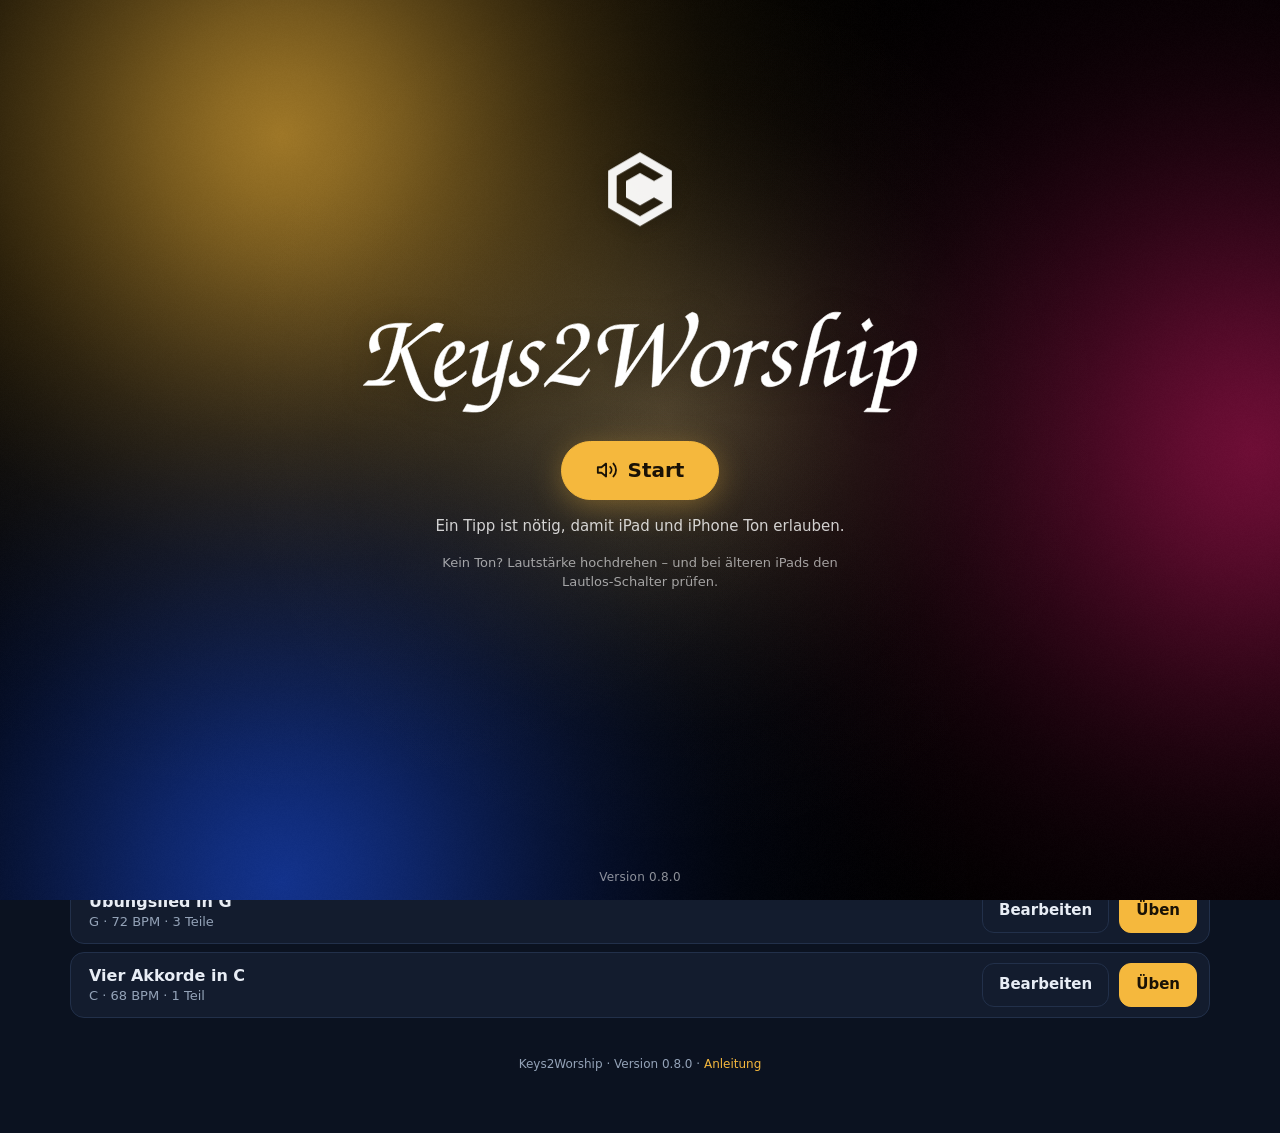
<file: index.html>
<!doctype html>
<html lang="de">
<head>
  <meta charset="utf-8">
  <meta name="viewport" content="width=device-width, initial-scale=1, viewport-fit=cover, user-scalable=no">
  <meta name="theme-color" content="#0B1220">
  <meta name="apple-mobile-web-app-capable" content="yes">
  <meta name="mobile-web-app-capable" content="yes">
  <meta name="apple-mobile-web-app-status-bar-style" content="black-translucent">
  <meta name="apple-mobile-web-app-title" content="Keys2Worship">
  <meta name="description" content="Klavier lernen für Lobpreis: Fingersätze, kurze Akkordwechsel, Metronom.">
  <title>Keys2Worship</title>
  <link rel="manifest" href="manifest.webmanifest">
  <link rel="icon" href="icons/icon.svg" type="image/svg+xml">
  <link rel="apple-touch-icon" href="icons/apple-touch-icon.png">
  <link rel="stylesheet" href="css/app.css">
</head>
<body>
  <!-- Startet die App nicht (z. B. in einem anderen Browser), wird der Grund sichtbar statt eines schwarzen Bilds -->
  <script>
    (function () {
      var errs = [];
      function rec(m) { errs.push(String(m).slice(0, 300)); }
      window.addEventListener('error', function (e) { rec((e.message || 'Fehler') + (e.filename ? ' (' + e.filename.split('/').pop() + ':' + e.lineno + ')' : '')); });
      window.addEventListener('unhandledrejection', function (e) { rec('Promise: ' + (e.reason && (e.reason.message || e.reason))); });
      setTimeout(function () {
        if (window.__k2wStarted) return;
        var d = document.createElement('div');
        d.id = 'bootError';
        d.style.cssText = 'position:fixed;inset:0;z-index:9999;background:#fff;color:#111;padding:32px 24px;font:16px/1.5 -apple-system,system-ui,sans-serif;overflow:auto';
        d.innerHTML = '<h2>Keys2Worship startet nicht</h2><p>Bitte ein Bildschirmfoto davon schicken.</p>' +
          '<pre></pre><p><a href="diagnose.html">Diagnose öffnen</a> · <a href="./" onclick="location.reload();return false">Neu laden</a></p>';
        d.querySelector('pre').textContent = (errs.length ? errs.join('\n') : 'Keine Fehlermeldung – vermutlich werden JavaScript-Module nicht ausgeführt.') + '\n\n' + navigator.userAgent;
        document.body.appendChild(d);
      }, 5000);
    })();
  </script>
  <main id="app" aria-live="off"></main>

  <!-- Start-Bildschirm: Ton freischalten (iPad/iPhone brauchen einen Tipp), Schriftzug, Version -->
  <div id="unlock" role="dialog" aria-modal="true" aria-label="Keys2Worship starten">
    <canvas class="nebel" id="nebel" aria-hidden="true"></canvas>
    <img id="charaLogo" src="icons/chara-logo.svg" alt="Gemeinschaft Chara">
    <svg class="hello" viewBox="58 -708 5194 986" aria-label="Keys2Worship" role="img"><g transform="scale(1,-1)"><path class="g" d="M851 -130 840 -48C801 -103 779 -120 745 -120C710 -120 675 -91 646 -38C617 16 603 50 552 193L496 346C653 479 693 505 737 505C755 505 768 502 796 490L833 564C808 574 795 577 777 577C745 577 724 567 678 529L468 357C465 354 453 345 436 332L488 541C517 549 525 554 540 572C495 575 474 576 449 576C370 576 306 565 262 544C187 507 146 448 146 376C146 350 150 335 163 301L245 336C229 375 223 400 223 431C223 501 273 539 366 539C377 539 393 538 414 536L384 413C353 288 339 236 323 190C284 79 247 43 170 43H132L88 0H225C313 0 315 1 383 43H262C384 165 400 191 432 316C434 309 437 302 439 294C445 277 445 276 457 239L475 179C518 39 548 -30 584 -71C628 -121 689 -147 763 -147C796 -147 814 -144 851 -130Z" transform="translate(0 0)"/><path class="g" d="M382 106V135C345 105 274 44 223 44C167 44 162 104 163 143C186 154 284 228 304 243C341 273 368 305 368 352C368 385 348 410 311 410C275 410 244 392 208 364C120 296 89 184 89 90C89 29 114 -14 175 -14C252 -14 341 65 382 106ZM294 324C294 252 212 211 164 174C168 224 206 366 263 366C285 366 294 346 294 324Z" transform="translate(660 0)"/><path class="g" d="M473 415 445 400 410 383C405 380 397 377 388 372L327 129C227 67 222 64 205 64C192 64 183 78 183 96C183 118 192 164 211 235C236 334 250 390 250 399C250 406 245 411 239 411C228 411 164 377 80 327L77 300C124 324 135 329 146 329C156 329 161 323 161 314C161 296 154 266 130 178C106 91 101 69 101 43C101 11 116 -13 136 -13C155 -13 235 35 324 99C286 -84 286 -84 274 -121C258 -172 226 -191 161 -191C132 -191 110 -187 51 -173L11 -241C42 -245 86 -248 121 -248C191 -248 231 -229 288 -168C346 -106 350 -95 385 68C420 229 439 304 473 415Z" transform="translate(1000 0)"/><path class="g" d="M377 377C357 401 338 411 310 411C237 411 143 324 143 258C143 227 159 203 197 176C247 141 254 132 254 107C254 71 208 29 169 29C147 29 130 41 120 63C113 78 111 93 110 127C99 119 91 114 87 111C79 106 70 101 61 95C61 95 53 90 43 83C42 74 41 66 41 60C41 17 71 -13 115 -13C146 -13 189 0 221 18C280 52 316 103 316 153C316 190 309 198 253 233C219 255 205 274 205 300C205 334 234 364 268 364C291 364 308 353 330 325C364 358 364 358 377 377Z" transform="translate(1400 0)"/><path class="g" d="M469 134 461 157C397 76 390 69 363 69C358 69 351 70 342 72L163 101L286 215L375 298L425 345C454 389 466 423 466 467C466 531 425 572 363 572C312 572 259 553 218 519C182 491 163 455 163 414C163 406 164 401 166 390L237 382C228 409 225 423 225 441C225 496 258 532 308 532C355 532 389 491 389 434C389 403 379 368 363 343C342 309 317 282 240 210C111 89 96 74 47 12L51 -17C94 30 106 38 131 38C141 38 154 36 170 32C244 15 342 -3 358 -3C366 -3 371 -2 381 2Z" transform="translate(1720 0)"/><path class="g" d="M1035 596C1035 623 1031 639 1020 661C1006 669 1003 670 980 677C952 664 940 657 916 636C943 608 953 582 953 541C953 497 936 442 905 381C866 306 811 231 690 90L695 178L701 319L710 495L715 573L657 550C611 472 437 214 362 112L436 533C457 540 469 547 488 565C294 563 282 563 246 551C160 523 104 454 104 375C104 342 112 314 129 285L204 332C181 367 171 396 171 430C171 471 191 502 228 515C252 524 276 526 351 527L263 -17L328 3L628 444C626 324 615 74 606 -17L670 4C704 56 716 73 780 152C969 384 1035 498 1035 596Z" transform="translate(2160 0)"/><path class="g" d="M449 319C449 373 412 411 359 411C319 411 255 382 196 338C132 290 87 186 87 87C87 26 121 -13 174 -13C202 -13 230 -3 276 21C326 49 359 74 377 98C417 152 449 250 449 319ZM372 265C372 223 358 171 333 122C305 65 269 34 231 34C190 34 164 71 164 128C164 244 237 364 307 364C347 364 372 325 372 265Z" transform="translate(3040 0)"/><path class="g" d="M409 403C390 409 382 411 372 411C354 411 333 402 306 383L247 340C248 348 250 353 250 356C258 389 259 395 259 400C259 406 253 411 246 411C233 411 145 368 84 331L81 304C135 332 141 334 153 334C166 334 172 327 172 313C172 299 162 252 150 209L90 -10L167 19L242 304C276 329 299 339 326 339C348 339 361 331 379 308Z" transform="translate(3440 0)"/><path class="g" d="M377 377C357 401 338 411 310 411C237 411 143 324 143 258C143 227 159 203 197 176C247 141 254 132 254 107C254 71 208 29 169 29C147 29 130 41 120 63C113 78 111 93 110 127C99 119 91 114 87 111C79 106 70 101 61 95C61 95 53 90 43 83C42 74 41 66 41 60C41 17 71 -13 115 -13C146 -13 189 0 221 18C280 52 316 103 316 153C316 190 309 198 253 233C219 255 205 274 205 300C205 334 234 364 268 364C291 364 308 353 330 325C364 358 364 358 377 377Z" transform="translate(3740 0)"/><path class="g" d="M499 99 506 128C421 78 407 71 394 71C385 71 379 81 379 97C379 117 385 146 402 211C434 329 450 390 450 394C450 404 442 411 429 411C408 411 339 373 214 292L248 426C272 524 282 555 295 580C309 608 330 621 357 621C370 621 378 620 417 612L460 673C442 677 434 678 419 678C364 678 335 663 262 599C210 553 202 536 171 404L75 -9L146 20L205 253C215 260 227 267 229 268C298 312 340 334 351 334C358 334 363 327 363 318C363 306 359 287 345 233C314 113 302 55 302 28C302 16 306 4 317 -15C372 13 444 59 499 99Z" transform="translate(4060 0)"/><path class="g" d="M308 90 312 120C263 90 214 65 205 65C194 65 186 77 186 93C186 129 198 167 207 205L238 332C243 353 251 385 251 397C251 405 248 410 239 410C216 410 112 342 82 322L81 293C104 306 140 330 154 330C165 330 166 319 166 310C166 288 144 214 133 168C122 122 104 75 104 30C104 4 114 -12 130 -12C147 -12 165 -3 223 35C239 46 247 52 308 90ZM315 554C297 583 296 586 286 609C285 613 283 618 281 622C275 617 271 614 267 611C240 588 238 587 212 569C220 545 227 533 250 499L283 529C289 533 292 536 315 554Z" transform="translate(4500 0)"/><path class="g" d="M482 331C482 379 461 411 428 411C404 411 370 396 329 366L247 307C250 318 252 329 254 335C263 373 268 394 268 398C268 404 261 411 254 411C244 411 163 368 89 324L83 298C96 303 108 308 112 310C141 323 147 325 155 325C167 325 174 315 174 297C174 261 114 1 58 -211L22 -213L-8 -245L162 -248L209 -247L240 -222L128 -216L176 -3C196 -7 207 -8 224 -8C268 -8 292 1 332 33C383 72 402 90 415 108C450 159 482 266 482 331ZM410 289C410 244 396 188 371 133C344 74 310 44 269 44C244 44 217 52 193 66L230 231L238 267C321 327 351 344 377 344C397 344 410 322 410 289Z" transform="translate(4740 0)"/></g></svg>
    <button class="btn" id="unlockBtn" type="button">
      <svg viewBox="0 0 24 24" width="22" height="22" fill="none" stroke="currentColor" stroke-width="2" stroke-linecap="round" stroke-linejoin="round" aria-hidden="true"><path d="M11 5L6 9H2v6h4l5 4V5z"/><path d="M15.5 8.5a5 5 0 0 1 0 7"/><path d="M19 5a10 10 0 0 1 0 14"/></svg>
      Start
    </button>
    <p>Ein Tipp ist nötig, damit iPad und iPhone Ton erlauben.</p>
    <p class="small-hint">Kein Ton? Lautstärke hochdrehen – und bei älteren iPads den Lautlos-Schalter prüfen.</p>
    <p id="unlockHint" aria-live="polite"></p>
    <div id="unlockVersion"></div>
  </div>
  <dialog id="settings" class="sheet-dlg" aria-label="Einstellungen"></dialog>
  <dialog id="sheet2" class="sheet-dlg" aria-label="Planning Center"></dialog>
  <noscript>Keys2Worship braucht JavaScript.</noscript>
  <script type="module" src="js/app.js"></script>
</body>
</html>
</file>
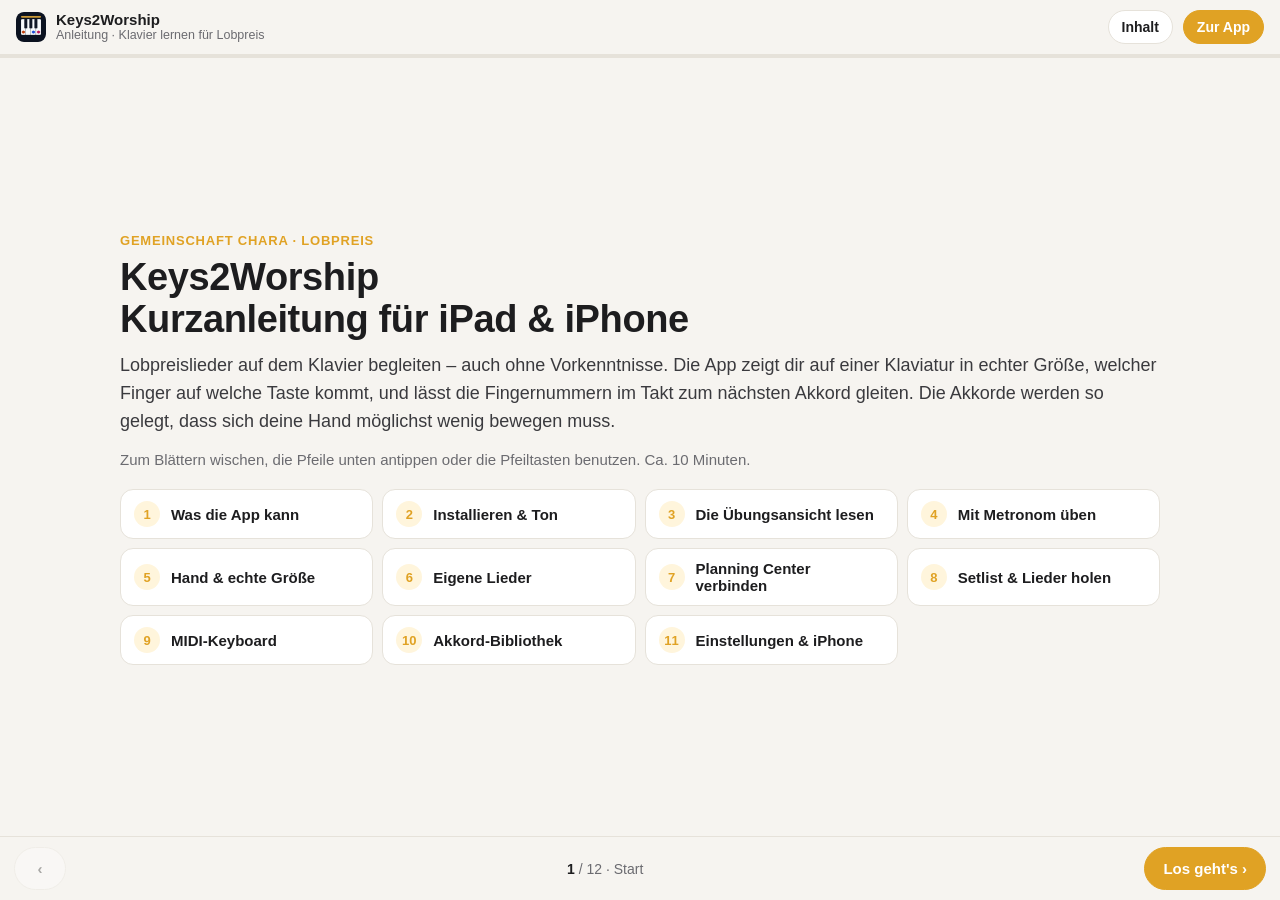
<file: anleitung.html>
<!DOCTYPE html>
<html lang="de">
<head>
<meta charset="utf-8">
<meta name="viewport" content="width=device-width,initial-scale=1,viewport-fit=cover">
<meta name="theme-color" content="#f6f4f0">
<title>Keys2Worship – Anleitung</title>
<link rel="apple-touch-icon" href="icons/apple-touch-icon.png">
<style>
  :root{--bg:#f6f4f0;--card:#fff;--ink:#1d1d1f;--dim:#6b6b70;--line:#e6e2da;--accent:#e0a224;--accent-soft:#fff5dc;--team:#22a7bd;--ok:#2e9d57;--warn:#c4581b;
    --r:18px;--font:-apple-system,BlinkMacSystemFont,"SF Pro Text","Segoe UI",Roboto,Helvetica,Arial,sans-serif}
  *{box-sizing:border-box}
  html,body{margin:0;height:100%;background:var(--bg);color:var(--ink);font-family:var(--font);-webkit-text-size-adjust:100%}
  body{display:flex;flex-direction:column;overflow:hidden}
  a{color:var(--accent)}
  /* Kopf */
  header{display:flex;align-items:center;gap:10px;padding:calc(env(safe-area-inset-top) + 10px) 16px 10px;border-bottom:1px solid var(--line);background:var(--bg)}
  header img{width:30px;height:30px;border-radius:8px}
  header .t{flex:1;min-width:0;line-height:1.15}
  header .t b{display:block;font-size:15px}
  header .t small{color:var(--dim);font-size:12.5px;white-space:nowrap;overflow:hidden;text-overflow:ellipsis;display:block}
  .hbtn{border:1px solid var(--line);background:var(--card);color:var(--ink);font:600 14px var(--font);border-radius:999px;padding:8px 13px;cursor:pointer;text-decoration:none;white-space:nowrap}
  .hbtn.acc{background:var(--accent);border-color:var(--accent);color:#fff}
  .progress{height:3px;background:var(--line)} .progress i{display:block;height:100%;width:0;background:var(--accent);transition:width .3s}
  /* Seiten */
  #deck{flex:1;display:flex;overflow-x:auto;overflow-y:hidden;scroll-snap-type:x mandatory;scrollbar-width:none;overscroll-behavior-x:contain}
  #deck::-webkit-scrollbar{display:none}
  .page{flex:0 0 100%;width:100%;scroll-snap-align:start;scroll-snap-stop:always;overflow-y:auto;-webkit-overflow-scrolling:touch;padding:22px 18px 30px}
  .inner{max-width:1040px;margin:0 auto;display:grid;grid-template-columns:1fr;gap:22px;align-items:start}
  @media(min-width:760px){.inner{grid-template-columns:minmax(0,1.1fr) minmax(0,.9fr);gap:40px;padding-top:12px}.inner.wide{grid-template-columns:1fr}.page{padding:30px 32px 40px}}
  .kicker{font-size:13px;font-weight:700;letter-spacing:.06em;text-transform:uppercase;color:var(--accent);margin:0 0 6px}
  h1{font-size:clamp(26px,5vw,38px);line-height:1.1;margin:0 0 12px;letter-spacing:-.01em}
  h2{font-size:clamp(23px,4.2vw,30px);line-height:1.15;margin:0 0 12px;letter-spacing:-.01em}
  h3{font-size:16px;margin:20px 0 8px}
  p{font-size:16.5px;line-height:1.55;margin:0 0 12px}
  .lead{font-size:18px;color:#3a3a3e}
  /* Schritte */
  ol.steps{list-style:none;counter-reset:s;padding:0;margin:14px 0}
  ol.steps>li{counter-increment:s;position:relative;padding:0 0 14px 46px;font-size:16.5px;line-height:1.5}
  ol.steps>li::before{content:counter(s);position:absolute;left:0;top:-2px;width:32px;height:32px;border-radius:50%;background:var(--accent);color:#fff;font-weight:700;display:flex;align-items:center;justify-content:center;font-size:15px}
  ol.steps>li:not(:last-child)::after{content:"";position:absolute;left:15.5px;top:34px;bottom:2px;width:1px;background:var(--line)}
  ul.dots{padding-left:20px;margin:8px 0 12px} ul.dots li{font-size:16.5px;line-height:1.5;margin-bottom:6px}
  .ui{display:inline-block;background:var(--card);border:1px solid var(--line);border-radius:7px;padding:0 7px;font-weight:600;font-size:.94em;white-space:nowrap;max-width:100%;white-space:normal}
  ol.steps b,ul.dots b,.account{overflow-wrap:anywhere}
  .ui.o{background:var(--accent);border-color:var(--accent);color:#fff}
  .ico{display:inline-block;vertical-align:-4px;width:20px;height:20px}
  code{font-family:ui-monospace,Menlo,monospace;font-size:.9em;background:#efebe4;border-radius:5px;padding:1px 5px;overflow-wrap:anywhere}
  .inner>*{min-width:0}
  /* Hinweiskästen */
  .box{border-radius:14px;padding:13px 15px;margin:14px 0;font-size:15.5px;line-height:1.5;background:var(--card);border:1px solid var(--line)}
  .box>b:first-child{display:block;margin-bottom:3px}
  .box.tip{background:var(--accent-soft);border-color:#f8d5ab}
  .box.warn{background:#fdecea;border-color:#f3c3bd}
  .box.team{background:#e5f6f8;border-color:#b6e3ea}
  .box p{font-size:15.5px;margin:0}
  /* Tabelle */
  table{width:100%;border-collapse:collapse;background:var(--card);border-radius:14px;overflow:hidden;border:1px solid var(--line);font-size:15.5px;margin:10px 0}
  th,td{text-align:left;padding:10px 12px;border-bottom:1px solid var(--line);vertical-align:top;overflow-wrap:break-word;hyphens:auto;-webkit-hyphens:auto}
  td .ui{white-space:normal}
  td code,td b{overflow-wrap:anywhere}
  td:first-child b{overflow-wrap:normal}
  td:first-child,th:first-child{min-width:6.8em;hyphens:manual;-webkit-hyphens:manual}
  @media(max-width:360px){td:first-child,th:first-child{min-width:5.6em;hyphens:auto;-webkit-hyphens:auto;overflow-wrap:anywhere}}
  @media(max-width:420px){th,td{padding:9px 8px}}
  th{background:#faf8f4;font-size:13px;text-transform:uppercase;letter-spacing:.04em;color:var(--dim)}
  tr:last-child td{border-bottom:0}
  /* Screenshots */
  .shots{display:flex;gap:16px;justify-content:center;flex-wrap:wrap}
  figure{margin:0;text-align:center;flex:0 1 300px;min-width:0}
  .phone{display:block;width:100%;max-width:300px;margin:0 auto;border-radius:30px;border:8px solid #1d1d1f;background:#0e1014;box-shadow:0 14px 34px rgba(0,0,0,.16)}
  .tablet{display:block;width:100%;max-width:520px;margin:0 auto;border-radius:22px;border:10px solid #1d1d1f;box-shadow:0 14px 34px rgba(0,0,0,.16)}
  .strip{display:block;width:100%;max-width:420px;margin:0 auto;border-radius:14px;border:1px solid #2a2d33;box-shadow:0 8px 20px rgba(0,0,0,.12)}
  .shots.two{flex-wrap:nowrap} .shots.two figure{flex:1 1 0;max-width:260px}
  @media(max-width:420px){.shots.two{gap:10px} .shots.two .phone{border-width:5px;border-radius:20px}}
  figcaption{font-size:13.5px;color:var(--dim);margin-top:9px;line-height:1.4}
  /* Titelseite & Inhalt */
  .cover{display:flex;flex-direction:column;justify-content:center;min-height:100%}
  .toc{display:grid;grid-template-columns:repeat(auto-fill,minmax(230px,1fr));gap:9px;margin-top:18px}
  .toc button{display:flex;gap:11px;align-items:center;text-align:left;background:var(--card);border:1px solid var(--line);border-radius:13px;padding:11px 13px;font:600 15px var(--font);color:var(--ink);cursor:pointer}
  .toc button span{flex:none;width:26px;height:26px;border-radius:50%;background:var(--accent-soft);color:var(--accent);display:flex;align-items:center;justify-content:center;font-size:13px;font-weight:700}
  .toc button:hover{border-color:var(--accent)}
  .tag{display:inline-block;font-size:12px;font-weight:700;padding:2px 8px;border-radius:999px;background:#e5f6f8;color:#167c8c;vertical-align:3px;margin-left:6px}
  .account{display:inline-block;font:600 17px ui-monospace,Menlo,monospace;background:var(--card);border:1px dashed var(--accent);border-radius:10px;padding:6px 11px;margin:2px 0 4px;word-break:break-all}

  /* Fuß */
  footer{display:flex;align-items:center;gap:10px;padding:10px 14px calc(env(safe-area-inset-bottom) + 10px);border-top:1px solid var(--line);background:var(--bg)}
  .nav{border:0;border-radius:999px;font:700 15px var(--font);padding:12px 18px;cursor:pointer;background:var(--card);color:var(--ink);border:1px solid var(--line);min-width:52px}
  .nav.next{background:var(--accent);color:#fff;border-color:var(--accent);flex:0 0 auto}
  .nav:disabled{opacity:.35;cursor:default}
  .pos{flex:1;text-align:center;font-size:14px;color:var(--dim);min-width:0;white-space:nowrap;overflow:hidden;text-overflow:ellipsis}
  .pos b{color:var(--ink)}
  /* Inhaltsverzeichnis-Overlay */
  #tocSheet{position:fixed;inset:0;background:rgba(0,0,0,.35);display:none;align-items:flex-end;justify-content:center;z-index:10}
  #tocSheet.open{display:flex}
  #tocSheet .sh{background:var(--bg);width:100%;max-width:640px;max-height:85vh;overflow:auto;border-radius:22px 22px 0 0;padding:18px 16px calc(env(safe-area-inset-bottom) + 18px)}
  @media(min-width:760px){#tocSheet{align-items:center}#tocSheet .sh{border-radius:22px}}
  #tocSheet .toc{grid-template-columns:1fr}
  .shhead{display:flex;align-items:center;justify-content:space-between;margin-bottom:6px}
  .shhead h2{margin:0;font-size:21px}
  @media print{body{overflow:visible;display:block;height:auto}#deck{display:block;overflow:visible}.page{overflow:visible;page-break-after:always}header,footer,.progress{display:none}}
</style>
</head>
<body>
<header>
  <img src="icons/icon-192.png" alt="">
  <div class="t"><b>Keys2Worship</b><small>Anleitung · Klavier lernen für Lobpreis</small></div>
  <button class="hbtn" id="tocBtn">Inhalt</button>
  <a class="hbtn acc" href="./" id="appLink">Zur App</a>
</header>
<div class="progress"><i id="bar"></i></div>

<main id="deck">

<!-- 0 Titel -->
<section class="page" data-title="Start">
  <div class="inner wide cover">
    <div>
      <p class="kicker">Gemeinschaft Chara · Lobpreis</p>
      <h1>Keys2Worship<br>Kurzanleitung für iPad &amp; iPhone</h1>
      <p class="lead">Lobpreislieder auf dem Klavier begleiten – auch ohne Vorkenntnisse. Die App zeigt dir auf einer Klaviatur in echter Größe, welcher Finger auf welche Taste kommt, und lässt die Fingernummern im Takt zum nächsten Akkord gleiten. Die Akkorde werden so gelegt, dass sich deine Hand möglichst wenig bewegen muss.</p>
      <p style="color:var(--dim);font-size:15px">Zum Blättern wischen, die Pfeile unten antippen oder die Pfeiltasten benutzen. Ca. 10 Minuten.</p>
      <div class="toc" id="tocCover"></div>
    </div>
  </div>
</section>

<!-- 1 Überblick -->
<section class="page" data-title="Was die App kann">
  <div class="inner">
    <div>
      <p class="kicker">Überblick</p>
      <h2>Was die App kann</h2>
      <ul class="dots">
        <li><b>Fingersätze auf der Klaviatur:</b> farbige Kreise mit Nummern zeigen, welcher Finger welche Taste drückt.</li>
        <li><b>Kurze Wege:</b> Die App wählt für jedes Lied automatisch die Akkord-Lagen, bei denen die Hand fast liegen bleibt.</li>
        <li><b>Gleitende Finger:</b> Im Takt des Metronoms wandern die Nummern zur nächsten Taste.</li>
        <li><b>Echte Tastengröße:</b> Die Tasten sind so breit wie an einem richtigen Klavier.</li>
        <li><b>Klavier oder Rhodes</b> – du hörst jeden Akkord.</li>
        <li><b>Planning Center:</b> Setlist des nächsten Gottesdienstes holen, mit Tonart, Tempo und – wenn gepflegt – Akkorden.</li>
      </ul>
      <div class="box tip"><b>Gut zu wissen</b><p>Alles läuft auf deinem Gerät. Nach dem ersten Öffnen funktioniert die App auch ohne Internet – nur Planning Center braucht eine Verbindung.</p></div>
    </div>
    <div class="shots"><figure style="flex-basis:520px"><img class="tablet" src="anleitung/ueben.webp" alt="Übungsansicht auf dem iPad mit Klaviatur und Fingernummern" loading="lazy"><figcaption>Die Übungsansicht auf dem iPad.</figcaption></figure></div>
  </div>
</section>

<!-- 2 Installieren -->
<section class="page" data-title="Installieren & Ton">
  <div class="inner">
    <div>
      <p class="kicker">Einmalig</p>
      <h2>App installieren und Ton einschalten</h2>
      <ol class="steps">
        <li>In <b>Safari</b> öffnen: <code>olivergentina.github.io/Keys2worship</code></li>
        <li><span class="ui">Teilen</span> antippen (Quadrat mit Pfeil) → <span class="ui">Zum Home-Bildschirm</span>.</li>
        <li>Die App über das neue Symbol starten. Der Schriftzug schreibt sich, dann <span class="ui o">Start</span> antippen – das schaltet den Ton frei. Ein kurzer Akkord bestätigt, dass alles klappt.</li>
      </ol>
      <div class="box warn"><b>Kein Ton?</b><p>Lautstärke am iPad hochdrehen. Nach längerer Pause zeigt die App den Startbildschirm erneut – einfach wieder <b>Start</b> antippen.</p></div>
      <div class="box"><b>Updates</b><p>Neue Versionen lädt die App beim Öffnen selbst. Die Versionsnummer steht unten auf der Startseite und unter ⚙︎ → App &amp; Speicher.</p></div>
    </div>
    <div class="shots"><figure style="flex-basis:520px"><img class="tablet" src="anleitung/start.webp" alt="Startbildschirm mit Schriftzug Keys2Worship und Start-Knopf" loading="lazy"><figcaption>Ein Tipp auf „Start“ schaltet den Ton frei.</figcaption></figure></div>
  </div>
</section>

<!-- 3 Übungsansicht lesen -->
<section class="page" data-title="Die Übungsansicht lesen">
  <div class="inner">
    <div>
      <p class="kicker">Grundlagen</p>
      <h2>Die Übungsansicht lesen</h2>
      <table>
        <tr><th>Zeichen</th><th>Bedeutung</th></tr>
        <tr><td><b>Voller Kreis</b></td><td>Diese Taste jetzt drücken. Die Zahl ist der Finger: 1 = Daumen, 2 = Zeigefinger, 3 = Mittelfinger, 4 = Ringfinger, 5 = kleiner Finger.</td></tr>
        <tr><td><b>Gestrichelt</b></td><td>Hier landet der Finger beim nächsten Akkord.</td></tr>
        <tr><td><b>Pfeile</b></td><td>Welcher Finger in welche Richtung rutscht.</td></tr>
        <tr><td><b>„bleibt“</b></td><td>Finger einfach liegen lassen.</td></tr>
        <tr><td><b>L</b></td><td>Linke Hand: Grundton mit dem kleinen Finger.</td></tr>
      </table>
      <p>Die Zahlen stehen oben auf den Tasten – so verdecken deine Finger sie nicht. Oben siehst du die Akkordfolge, in der Mitte „Jetzt → Danach“ und in Worten, wie du wechselst.</p>
    </div>
    <div class="shots"><figure style="flex-basis:520px"><img class="tablet" src="anleitung/ueben.webp" alt="Übungsansicht: G-Dur, Daumen rutscht von H nach A, Zeigefinger bleibt auf D" loading="lazy"><figcaption>G → D: Der Zeigefinger bleibt auf D, Daumen und kleiner Finger rutschen.</figcaption></figure></div>
  </div>
</section>

<!-- 4 Üben -->
<section class="page" data-title="Mit Metronom üben">
  <div class="inner">
    <div>
      <p class="kicker">Üben</p>
      <h2>Mit Metronom üben</h2>
      <ol class="steps">
        <li><span class="ui o">▶</span> startet das Metronom. Jeder Akkord dauert einen Takt; auf der „1“ erklingt er.</li>
        <li>Auf dem letzten Schlag <b>gleiten die Fingernummern</b> zur nächsten Taste und kommen genau auf der „1“ an. Oben steht dann „Finger rutschen …“.</li>
        <li>Mit <span class="ui">−</span> / <span class="ui">+</span> neben der BPM-Zahl langsamer oder schneller werden. <span class="ui">Klick</span> schaltet das Klicken stumm – die Akkorde erklingen weiter.</li>
        <li>Ohne Metronom: <span class="ui">›</span> zeigt den nächsten Wechsel in Zeitlupe.</li>
      </ol>
      <h3>Übungsmodi</h3>
      <ul class="dots">
        <li><b>Liedmodus:</b> der ganze Teil (oder „Ganzes Lied“) der Reihe nach.</li>
        <li><b>Wechsel üben:</b> nur zwei Akkorde im Wechsel – ideal für schwierige Stellen. Den ersten Akkord oben in der Leiste antippen.</li>
        <li><b>Ohne Hilfe:</b> nur die Akkordnamen – teste dich selbst.</li>
      </ul>
      <div class="box tip"><b>Tipp</b><p>Unter ⚙︎ → Metronom &amp; Gleiten kannst du die Finger 2 oder 3 Schläge früher losgleiten lassen. Das gibt am Anfang mehr Zeit.</p></div>
    </div>
    <div class="shots two">
      <figure><img class="tablet" src="anleitung/gleiten.webp" alt="Fingernummern gleiten zur nächsten Taste" loading="lazy"><figcaption>Kurz vor dem Wechsel: die Nummern gleiten.</figcaption></figure>
      <figure><img class="tablet" src="anleitung/wechsel.webp" alt="Modus Wechsel üben" loading="lazy"><figcaption>„Wechsel üben“: zwei Akkorde in Schleife.</figcaption></figure>
    </div>
  </div>
</section>

<!-- 5 Hand & Zoom -->
<section class="page" data-title="Hand & echte Größe">
  <div class="inner">
    <div>
      <p class="kicker">Klaviatur</p>
      <h2>Hand wählen &amp; echte Tastengröße</h2>
      <ul class="dots">
        <li><span class="ui o">Rechte Hand</span> – Standard. Tasten in echter Größe (100 %), der Ausschnitt läuft mit der Hand mit.</li>
        <li><span class="ui">Linke Hand</span> – nur der Grundton, ebenfalls in echter Größe.</li>
        <li><span class="ui">Beide</span> – die ganze Klaviatur. Das ist die kleinste Darstellung.</li>
      </ul>
      <p>Rechts über der Klaviatur: <span class="ui">−</span> und <span class="ui">+</span> verkleinern bzw. vergrößern, ein Tipp auf die Prozentzahl springt zurück auf <b>100 %</b>. Die App merkt sich den Zoom pro Ansicht. Der Ausschnitt steht während eines Lieds still – er wird einmal so gewählt, dass alle Akkorde hineinpassen.</p>
      <p><span class="ui">⇕ Schwarze Tasten</span> schaltet den Anpass-Modus ein: Die orange Linie (oder ▲ ▼) verschiebt, wo die schwarzen Tasten enden. Kürzere schwarze Tasten geben den Fingern unten mehr Platz. Nochmal antippen beendet den Modus.</p>
      <div class="box"><b>Absichtlich kein Zwei-Finger-Zoom</b><p>Mehrere Finger auf der Klaviatur sind ein Akkord – deshalb ändert sich die Größe dort nie aus Versehen.</p></div>
      <div class="box tip"><b>Stimmt die Größe genau?</b><p>⚙︎ → Klaviatur → „Echte Tastengröße kalibrieren“: Bankkarte auf den Balken legen und mit −/+ gleich lang einstellen.</p></div>
    </div>
    <div class="shots two">
      <figure><img class="tablet" src="anleitung/beide.webp" alt="Ansicht Beide mit ganzer Klaviatur" loading="lazy"><figcaption>„Beide“: ganze Klaviatur, beide Hände.</figcaption></figure>
      <figure><img class="tablet" src="anleitung/klaviatur_einstellungen.webp" alt="Einstellungen Klaviatur mit Kalibrierung" loading="lazy"><figcaption>Kalibrieren mit einer Bankkarte.</figcaption></figure>
    </div>
  </div>
</section>

<!-- 6 Lieder anlegen -->
<section class="page" data-title="Eigene Lieder">
  <div class="inner">
    <div>
      <p class="kicker">Lieder</p>
      <h2>Eigene Lieder anlegen</h2>
      <ol class="steps">
        <li>Auf der Startseite <span class="ui">+ Lied anlegen</span>.</li>
        <li>Titel, Tonart, Tempo und Taktart eintragen.</li>
        <li>Pro Teil (Strophe, Refrain, Bridge …) die Akkorde mit Leerzeichen eintippen: <code>G D Em C</code>. Zwei Takte desselben Akkords: <code>G*2</code>. Basston: <code>D/Fis</code>.</li>
        <li>Nicht erkannte Akkorde werden rot markiert.</li>
        <li><span class="ui o">Speichern &amp; üben</span>.</li>
      </ol>
      <p>Mit <span class="ui">−</span> / <span class="ui">+</span> bei der Tonart transponierst du das ganze Lied – C, G, D und A sind für den Anfang am leichtesten.</p>
    </div>
    <div class="shots"><figure style="flex-basis:520px"><img class="tablet" src="anleitung/editor.webp" alt="Lied-Editor mit Teilen und Akkorden" loading="lazy"><figcaption>Der Lied-Editor.</figcaption></figure></div>
  </div>
</section>

<!-- 7 Planning Center verbinden -->
<section class="page" data-title="Planning Center verbinden">
  <div class="inner">
    <div>
      <p class="kicker">Planning Center</p>
      <h2>Mit Planning Center verbinden</h2>
      <ol class="steps">
        <li>⚙︎ → <span class="ui o">Planning Center</span> → <span class="ui">Mit Planning Center verbinden</span>.</li>
        <li>Mit deinem Planning-Center-Konto anmelden und den Zugriff erlauben. Die App liest nur – sie ändert nichts.</li>
        <li>Du landest wieder in der App. Die Anmeldung hält ca. drei Monate.</li>
      </ol>
      <div class="box team"><b>Einmalig für den Admin</b><p>Keys2Worship nutzt dieselbe Planning-Center-App wie AmbientPad. Bei dieser App muss unter <b>Callback URLs</b> zusätzlich eingetragen sein:<br><code>https://olivergentina.github.io/Keys2worship/</code><br>(Planning Center → Developer → Applications). Die Adresse steht auch in der App unter ⚙︎ → Planning Center → Erweitert.</p></div>
    </div>
    <div class="shots"><figure style="flex-basis:520px"><img class="tablet" src="anleitung/pco_einstellungen.webp" alt="Einstellungen Planning Center" loading="lazy"><figcaption>⚙︎ → Planning Center.</figcaption></figure></div>
  </div>
</section>

<!-- 8 Setlist & Lieder holen -->
<section class="page" data-title="Setlist & Lieder holen">
  <div class="inner">
    <div>
      <p class="kicker">Planning Center</p>
      <h2>Setlist üben und Lieder merken</h2>
      <ol class="steps">
        <li>Auf der Startseite <span class="ui o">⚡ Nächste Veranstaltung laden</span> – oder <span class="ui">Veranstaltung auswählen …</span> bzw. einen Link zu einem Plan einfügen.</li>
        <li>Die Lieder erscheinen unter <b>Setlist aus Planning Center</b> in der richtigen Reihenfolge, mit Tonart und Tempo.</li>
        <li><span class="ui o">Üben</span> öffnet das Lied. Oben kannst du mit ‹ › direkt zum vorigen oder nächsten Lied der Setlist springen.</li>
        <li><span class="ui">+ Merken</span> legt ein Lied dauerhaft in deine Liste <b>Zu übende Lieder</b>.</li>
        <li>Einzelne Lieder aus der ganzen Planning-Center-Datenbank: <span class="ui">+ Aus Planning Center</span> → suchen → Arrangement wählen.</li>
      </ol>
      <div class="box warn"><b>Woher kommen die Akkorde?</b><p>Aus „Lyrics &amp; Chords“ des Arrangements in Planning Center. Sind dort keine Akkorde gepflegt (nur PDF), steht beim Lied „keine Akkorde“ – dann tippst du sie einmal mit <span class="ui">Akkorde eintragen</span> ein. Deine Version wird gemerkt und beim nächsten Mal automatisch verwendet.</p></div>
    </div>
    <div class="shots"><figure style="flex-basis:520px"><img class="tablet" src="anleitung/setlist.webp" alt="Startseite mit Setlist aus Planning Center (Beispieldaten)" loading="lazy"><figcaption>Setlist auf der Startseite (Beispieldaten).</figcaption></figure></div>
  </div>
</section>

<!-- MIDI -->
<section class="page" data-title="MIDI-Keyboard">
  <div class="inner">
    <div>
      <p class="kicker">Mit echtem Klavier</p>
      <h2>MIDI-Keyboard anschließen</h2>
      <ol class="steps">
        <li>Kostenlosen <b>MIDIWeb Browser</b> aus dem App Store installieren (Safari selbst kann kein MIDI).</li>
        <li>USB-Kabel von der eckigen USB-Buchse am Piano („Computer“ / „USB to Host“) zum iPad – USB-C-Kabel bzw. Lightning-auf-USB-Kamera-Adapter.</li>
        <li>Piano einschalten, im MIDIWeb Browser <code>olivergentina.github.io/Keys2worship</code> öffnen.</li>
        <li>Über der Klaviatur erscheint dein Keyboard in Grün – fertig.</li>
      </ol>
      <ul class="dots">
        <li><b>Grün</b> = richtiger Ton, <b>rot</b> = falscher Ton. Oben steht „✓ Richtig!“, sobald der Akkord stimmt (die Oktave ist egal).</li>
        <li><span class="ui o">Warten bis richtig</span>: Die App wartet, bis du den Akkord greifst, und gleitet dann zum nächsten – ganz ohne Zeitdruck.</li>
      </ul>
      <div class="box"><b>Gut zu wissen</b><p>MIDI meldet, welche Taste gedrückt ist – nicht mit welchem Finger. Die Fingernummern bleiben also deine Orientierung. Am Mac oder PC funktioniert MIDI direkt in Chrome.</p></div>
    </div>
    <div class="shots"><figure style="flex-basis:520px"><img class="tablet" src="anleitung/midi.webp" alt="Gedrückte Tasten grün und rot markiert" loading="lazy"><figcaption>Grün = richtig, rot = falscher Ton.</figcaption></figure></div>
  </div>
</section>

<!-- 9 Akkord-Bibliothek -->
<section class="page" data-title="Akkord-Bibliothek">
  <div class="inner">
    <div>
      <p class="kicker">Nachschlagen</p>
      <h2>Akkord-Bibliothek</h2>
      <p>Startseite → <span class="ui">Akkorde</span>. Grundton und Akkordart wählen – du siehst jeden Akkord in allen drei Lagen (Grundstellung, 1. und 2. Umkehrung) mit Fingersatz und kannst ihn anhören.</p>
      <div class="box tip"><b>Merkregel Fingersatz</b><p>Wo die Lücke zwischen zwei Tönen größer ist, bleibt ein Finger frei: große Lücke oben → 1 – 2 – 5, große Lücke unten → 1 – 3 – 5.</p></div>
    </div>
    <div class="shots"><figure style="flex-basis:520px"><img class="tablet" src="anleitung/akkorde.webp" alt="Akkord-Bibliothek mit G-Dur in drei Lagen" loading="lazy"><figcaption>G-Dur in allen drei Lagen.</figcaption></figure></div>
  </div>
</section>

<!-- 10 Einstellungen & iPhone -->
<section class="page" data-title="Einstellungen & iPhone">
  <div class="inner">
    <div>
      <p class="kicker">Zum Schluss</p>
      <h2>Einstellungen &amp; iPhone</h2>
      <table>
        <tr><th>⚙︎ Menüpunkt</th><th>Was du dort einstellst</th></tr>
        <tr><td><b>Planning Center</b></td><td>Verbinden, Setlist laden, Lieder holen, trennen.</td></tr>
        <tr><td><b>Klaviatur</b></td><td>Ansicht beim Öffnen, Zoom zurücksetzen, echte Größe kalibrieren.</td></tr>
        <tr><td><b>Metronom &amp; Gleiten</b></td><td>Wie früh die Finger zum nächsten Akkord gleiten.</td></tr>
        <tr><td><b>MIDI-Keyboard</b></td><td>Status, an/aus, Töne in der App mitspielen.</td></tr>
        <tr><td><b>Klang</b></td><td>Klavier, Rhodes oder aus; Lautstärke.</td></tr>
        <tr><td><b>Notenschrift</b></td><td>Deutsch (H, Fis) oder Englisch (B, F#).</td></tr>
        <tr><td><b>App &amp; Speicher</b></td><td>Version, Ton-Status, nach Update suchen.</td></tr>
      </table>
      <div class="box"><b>iPhone</b><p>Funktioniert quer gehalten genauso. Weil der Bildschirm schmaler ist, stellt sich die Klaviatur auf ca. 70 % ein, damit ein ganzer Akkordwechsel ins Bild passt.</p></div>
    </div>
    <div class="shots two">
      <figure><img class="tablet" src="anleitung/einstellungen.webp" alt="Einstellungsmenü" loading="lazy"><figcaption>⚙︎ Einstellungen.</figcaption></figure>
      <figure><img class="tablet" src="anleitung/iphone.webp" alt="Übungsansicht auf dem iPhone quer" loading="lazy"><figcaption>iPhone quer.</figcaption></figure>
    </div>
  </div>
</section>

</main>

<footer>
  <button class="nav" id="prev" aria-label="Zurück">‹</button>
  <div class="pos" id="pos"></div>
  <button class="nav next" id="next">Weiter ›</button>
</footer>

<div id="tocSheet"><div class="sh">
  <div class="shhead"><h2>Inhalt</h2><button class="hbtn" id="tocClose">Schließen</button></div>
  <div class="toc" id="tocList"></div>
</div></div>

<script>
"use strict";
const deck=document.getElementById("deck"),pages=[...document.querySelectorAll(".page")];
const N=pages.length;let cur=0;
function go(i,smooth=true){i=Math.max(0,Math.min(N-1,i));deck.scrollTo({left:i*deck.clientWidth,behavior:smooth?"smooth":"auto"});setCur(i);}
function setCur(i){
  if(i===cur&&document.getElementById("pos").textContent)return;
  cur=i;
  document.getElementById("pos").innerHTML=`<b>${i+1}</b> / ${N} · ${pages[i].dataset.title}`;
  document.getElementById("bar").style.width=((i)/(N-1)*100)+"%";
  document.getElementById("prev").disabled=i===0;
  const nx=document.getElementById("next");nx.disabled=i===N-1;nx.textContent=i===0?"Los geht's ›":"Weiter ›";
  history.replaceState(null,"","#"+(i+1));
  pages[i].scrollTop=0;
}
let st;deck.addEventListener("scroll",()=>{clearTimeout(st);st=setTimeout(()=>{const i=Math.round(deck.scrollLeft/deck.clientWidth);if(i!==cur)setCur(i);},60);},{passive:true});
document.getElementById("prev").onclick=()=>go(cur-1);
document.getElementById("next").onclick=()=>go(cur+1);
document.addEventListener("keydown",e=>{
  if(e.key==="ArrowRight"||e.key==="PageDown"){e.preventDefault();go(cur+1);}
  else if(e.key==="ArrowLeft"||e.key==="PageUp"){e.preventDefault();go(cur-1);}
  else if(e.key==="Escape")tocSheet.classList.remove("open");
});
window.addEventListener("resize",()=>go(cur,false));
// Inhaltsverzeichnis
function fillToc(el,close){
  pages.forEach((p,i)=>{if(i===0)return;const b=document.createElement("button");b.innerHTML=`<span>${i}</span>${p.dataset.title}`;b.onclick=()=>{if(close)tocSheet.classList.remove("open");go(i);};el.appendChild(b);});
}
const tocSheet=document.getElementById("tocSheet");
fillToc(document.getElementById("tocCover"),false);fillToc(document.getElementById("tocList"),true);
document.getElementById("tocBtn").onclick=()=>tocSheet.classList.add("open");
document.getElementById("tocClose").onclick=()=>tocSheet.classList.remove("open");
tocSheet.addEventListener("click",e=>{if(e.target===tocSheet)tocSheet.classList.remove("open");});

// Start auf Seite aus #
const h=parseInt(location.hash.slice(1),10);
requestAnimationFrame(()=>{cur=-1;go(h>0?h-1:0,false);});
</script>
</body>
</html>
</file>
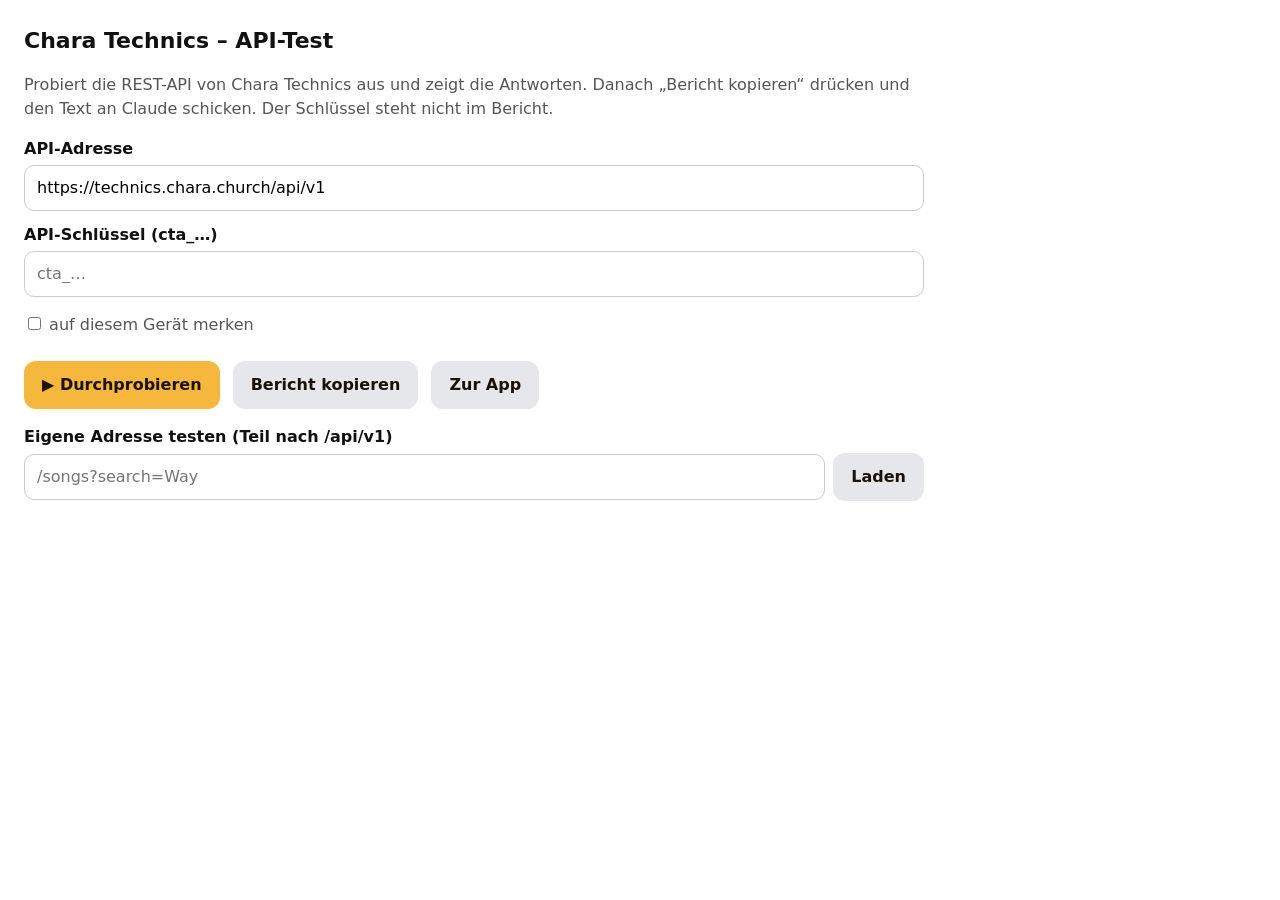
<file: chara-test.html>
<!doctype html>
<html lang="de">
<head>
<meta charset="utf-8">
<meta name="viewport" content="width=device-width, initial-scale=1">
<title>Keys2Worship – Chara-API-Test</title>
<style>
  body { margin: 0; padding: 24px; font: 16px/1.5 -apple-system, system-ui, sans-serif; background: #fff; color: #111; max-width: 900px; }
  h1 { font-size: 22px; margin: 0 0 4px; }
  .muted { color: #555; }
  label { display: block; margin: 12px 0 4px; font-weight: 600; }
  input { font: inherit; width: 100%; box-sizing: border-box; padding: 10px 12px; border: 1px solid #ccc; border-radius: 10px; }
  .row { display: flex; gap: 8px; align-items: center; }
  .row input { flex: 1; }
  button, a.btn { font: inherit; font-weight: 600; padding: 12px 18px; border-radius: 12px; border: 0; background: #f5b83d; color: #1a1206; margin: 8px 8px 4px 0; text-decoration: none; display: inline-block; }
  button.sec { background: #e5e7eb; }
  button:disabled { opacity: .5; }
  .res { border-radius: 10px; margin: 10px 0; padding: 8px 12px; background: #f3f4f6; }
  .res.ok { background: #dcfce7; } .res.bad { background: #fee2e2; } .res.warn { background: #fef9c3; }
  .res b { font-family: ui-monospace, Menlo, monospace; font-size: 14px; }
  pre { white-space: pre-wrap; word-break: break-word; font-size: 12px; margin: 6px 0 0; max-height: 320px; overflow: auto; }
  #summary { font-weight: 600; }
</style>
</head>
<body>
<h1>Chara Technics – API-Test</h1>
<p class="muted">Probiert die REST-API von Chara Technics aus und zeigt die Antworten. Danach „Bericht kopieren“ drücken und den Text an Claude schicken. Der Schlüssel steht nicht im Bericht.</p>

<label for="base">API-Adresse</label>
<input id="base" value="https://technics.chara.church/api/v1" autocapitalize="off" autocorrect="off" spellcheck="false">

<label for="key">API-Schlüssel (cta_…)</label>
<input id="key" type="password" placeholder="cta_…" autocapitalize="off" autocorrect="off" spellcheck="false">
<p class="muted small"><label style="display:inline;font-weight:400"><input id="remember" type="checkbox" style="width:auto"> auf diesem Gerät merken</label></p>

<button id="run" type="button">▶ Durchprobieren</button>
<button id="copy" type="button" class="sec">Bericht kopieren</button>
<a class="btn" href="./" style="background:#e5e7eb">Zur App</a>

<label for="own">Eigene Adresse testen (Teil nach /api/v1)</label>
<div class="row"><input id="own" placeholder="/songs?search=Way" autocapitalize="off" autocorrect="off" spellcheck="false"><button id="ownBtn" type="button" class="sec" style="margin:0">Laden</button></div>

<p id="summary"></p>
<div id="out"></div>

<script>
(function () {
  var LS = 'keys2worship:charakey';
  var $ = function (id) { return document.getElementById(id); };
  var report = [];
  try { var saved = localStorage.getItem(LS); if (saved) { $('key').value = saved; $('remember').checked = true; } } catch (e) {}

  function base() { return $('base').value.trim().replace(/\/+$/, ''); }
  function origin() { try { return new URL(base()).origin; } catch (e) { return ''; } }

  // Große Antworten kürzen: Listen auf 2 Einträge, lange Texte auf 1500 Zeichen
  function shrink(v, depth) {
    depth = depth || 0;
    if (Array.isArray(v)) {
      var a = v.slice(0, 2).map(function (x) { return shrink(x, depth + 1); });
      if (v.length > 2) a.push('… (' + v.length + ' Einträge insgesamt)');
      return a;
    }
    if (v && typeof v === 'object') {
      if (depth > 6) return '{…}';
      var o = {}; Object.keys(v).forEach(function (k) { o[k] = shrink(v[k], depth + 1); }); return o;
    }
    if (typeof v === 'string' && v.length > 1500) return v.slice(0, 1500) + ' …(' + v.length + ' Zeichen)';
    return v;
  }

  // Liste in einer Antwort finden (direkt, data, items, results, oder erstes Array-Feld)
  function listOf(j) {
    if (Array.isArray(j)) return j;
    if (!j || typeof j !== 'object') return null;
    var keys = ['data', 'items', 'results', 'plans', 'setlists', 'songs', 'events'];
    for (var i = 0; i < keys.length; i++) if (Array.isArray(j[keys[i]])) return j[keys[i]];
    for (var k in j) if (Array.isArray(j[k])) return j[k];
    return null;
  }
  function idOf(x) { return x && (x.id != null ? x.id : x.uuid != null ? x.uuid : x._id != null ? x._id : x.slug); }

  function show(path, cls, head, body) {
    var d = document.createElement('div'); d.className = 'res ' + cls;
    var b = document.createElement('b'); b.textContent = path; d.appendChild(b);
    d.appendChild(document.createTextNode(' – ' + head));
    if (body) { var p = document.createElement('pre'); p.textContent = body; d.appendChild(p); }
    $('out').appendChild(d);
    report.push('### ' + path + ' – ' + head + (body ? '\n' + body : ''));
  }

  async function probe(path, opts) {
    opts = opts || {};
    var url = path.indexOf('http') === 0 ? path : (opts.root ? origin() : base()) + path;
    var label = opts.root ? url.replace(origin(), '') : path;
    var headers = { Accept: 'application/json' };
    if ($('key').value.trim()) headers.Authorization = 'Bearer ' + $('key').value.trim();
    try {
      var res = await fetch(url, { headers: headers });
      var ct = res.headers.get('content-type') || '';
      var text = await res.text();
      var json = null; try { json = JSON.parse(text); } catch (e) {}
      var body = json != null ? JSON.stringify(shrink(json), null, 2) : (opts.quiet && !res.ok ? '' : text.slice(0, 800));
      if (/<html/i.test(text) && json == null) body = '(HTML-Seite, ' + text.length + ' Zeichen)';
      show(label, res.ok ? 'ok' : (res.status === 404 ? 'warn' : 'bad'), 'HTTP ' + res.status + (ct ? ' · ' + ct.split(';')[0] : ''), body);
      return { ok: res.ok, status: res.status, json: json };
    } catch (e) {
      show(label, 'bad', 'blockiert – keine Antwort lesbar (CORS oder Netz): ' + (e.message || e));
      return { ok: false, status: 0, blocked: true };
    }
  }

  async function run() {
    var key = $('key').value.trim();
    try { if ($('remember').checked && key) localStorage.setItem(LS, key); else localStorage.removeItem(LS); } catch (e) {}
    $('out').innerHTML = ''; report = [];
    $('run').disabled = true; $('summary').textContent = 'Läuft …';
    report.push('Chara-API-Test · ' + new Date().toLocaleString('de-DE') + ' · Seite: ' + location.origin + ' · API: ' + base() + ' · Schlüssel: ' + (key ? 'ja (' + key.slice(0, 4) + '…)' : 'nein'));

    var stats = { ok: 0, blocked: 0 };
    async function p(path, o) { var r = await probe(path, o); if (r.ok) stats.ok++; if (r.blocked) stats.blocked++; return r; }

    // Doku-Adressen
    for (var d of ['/openapi.json', '/swagger.json', '/docs']) await p(d, { quiet: true });
    for (var r0 of ['/api/openapi.json', '/api/docs', '/openapi.json']) await p(r0, { root: true, quiet: true });
    await p('');
    await p('/me');

    // Listen und je ein Beispiel-Eintrag
    var groups = {
      '/plans': ['', '/setlist', '/songs', '/items'],
      '/setlists': ['', '/songs', '/items'],
      '/songs': ['', '/chordpro', '/arrangements'],
      '/events': [''],
    };
    for (var g in groups) {
      var r = await p(g);
      var list = r.ok ? listOf(r.json) : null;
      var id = list && list.length ? idOf(list[0]) : null;
      if (id != null) for (var sub of groups[g]) await p(g + '/' + encodeURIComponent(id) + sub);
    }

    $('run').disabled = false;
    $('summary').textContent = stats.blocked && !stats.ok
      ? '✗ Alle Anfragen blockiert – vermutlich ist CORS für ' + location.origin + ' nicht freigegeben.'
      : '✓ Fertig: ' + stats.ok + ' Adressen haben geantwortet. Jetzt „Bericht kopieren“ und an Claude schicken.';
  }

  $('run').onclick = run;
  $('ownBtn').onclick = function () { var v = $('own').value.trim(); if (v) probe(v.charAt(0) === '/' ? v : '/' + v); };
  $('copy').onclick = async function () {
    var text = report.join('\n\n') || 'Noch nichts getestet.';
    var key = $('key').value.trim(); if (key) text = text.split(key).join('[SCHLÜSSEL]');
    try { await navigator.clipboard.writeText(text); $('copy').textContent = '✓ Kopiert'; }
    catch (e) { var t = document.createElement('textarea'); t.value = text; document.body.appendChild(t); t.select(); document.execCommand('copy'); t.remove(); $('copy').textContent = '✓ Kopiert'; }
    setTimeout(function () { $('copy').textContent = 'Bericht kopieren'; }, 2000);
  };
})();
</script>
</body>
</html>
</file>
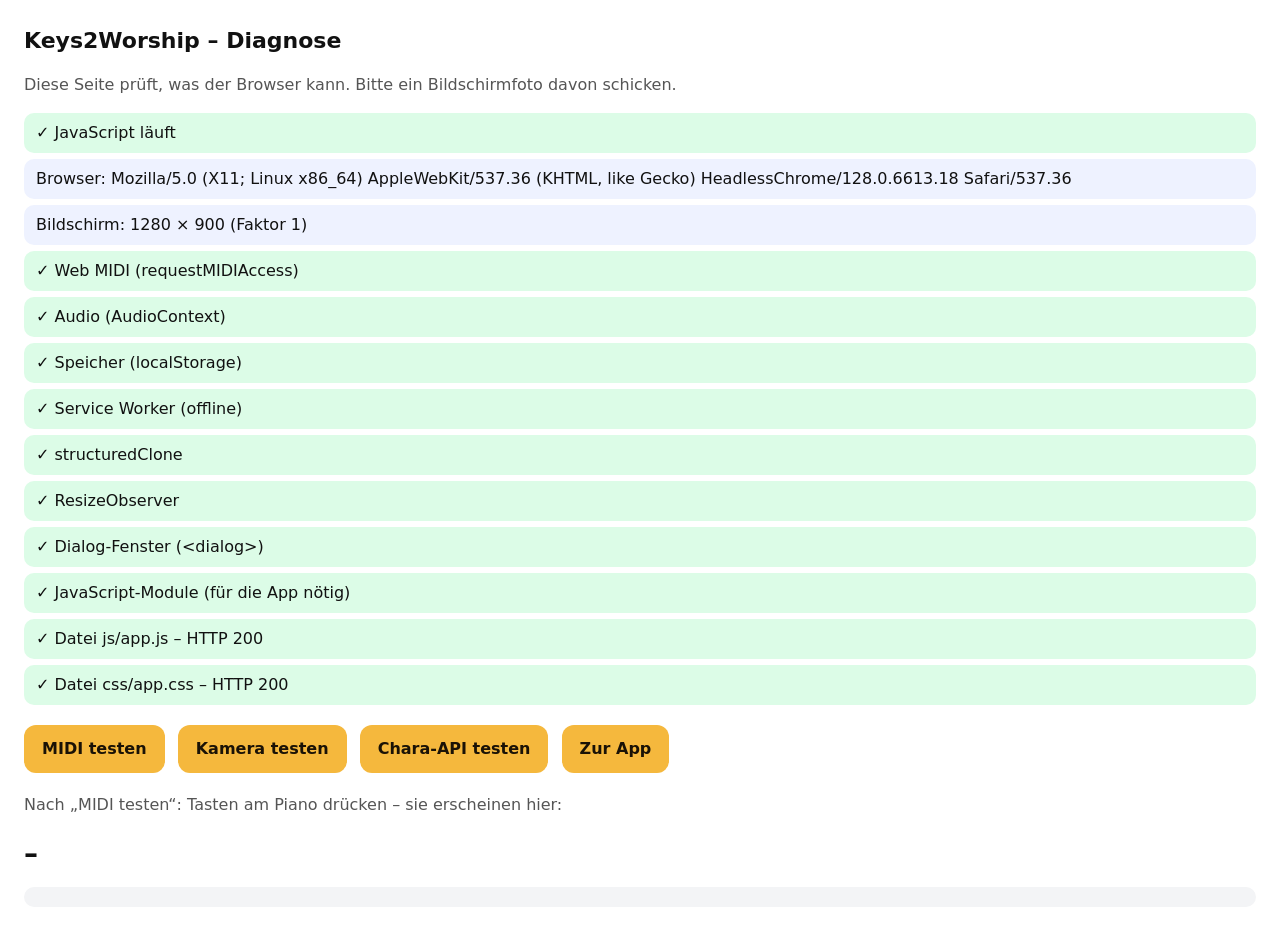
<file: diagnose.html>
<!doctype html>
<html lang="de">
<head>
<meta charset="utf-8">
<meta name="viewport" content="width=device-width, initial-scale=1">
<title>Keys2Worship – Diagnose</title>
<style>
  body { margin: 0; padding: 24px; font: 16px/1.5 -apple-system, system-ui, sans-serif; background: #fff; color: #111; }
  h1 { font-size: 22px; margin: 0 0 4px; }
  .muted { color: #555; }
  ul { list-style: none; padding: 0; margin: 16px 0; }
  li { padding: 8px 12px; border-radius: 10px; margin-bottom: 6px; background: #f3f4f6; }
  li.ok { background: #dcfce7; } li.bad { background: #fee2e2; } li.info { background: #eef2ff; }
  button, a.btn { font: inherit; font-weight: 600; padding: 12px 18px; border-radius: 12px; border: 0; background: #f5b83d; color: #1a1206; margin: 4px 8px 4px 0; text-decoration: none; display: inline-block; }
  #notes { font-size: 28px; font-weight: 700; min-height: 40px; }
  pre { white-space: pre-wrap; word-break: break-all; background: #f3f4f6; padding: 10px; border-radius: 10px; font-size: 12px; }
</style>
</head>
<body>
<h1>Keys2Worship – Diagnose</h1>
<p class="muted">Diese Seite prüft, was der Browser kann. Bitte ein Bildschirmfoto davon schicken.</p>
<ul id="list"><li class="bad">JavaScript läuft nicht.</li></ul>
<p>
  <button id="midiBtn" type="button">MIDI testen</button>
  <a class="btn" href="kamera-test.html">Kamera testen</a>
  <a class="btn" href="chara-test.html">Chara-API testen</a>
  <a class="btn" href="./">Zur App</a>
</p>
<p class="muted">Nach „MIDI testen“: Tasten am Piano drücken – sie erscheinen hier:</p>
<div id="notes">–</div>
<pre id="raw"></pre>
<script>
  var list = document.getElementById('list');
  list.innerHTML = '';
  function add(cls, text) { var li = document.createElement('li'); li.className = cls; li.textContent = text; list.appendChild(li); }
  function check(name, ok, extra) { add(ok ? 'ok' : 'bad', (ok ? '✓ ' : '✗ ') + name + (extra ? ' – ' + extra : '')); }
  add('ok', '✓ JavaScript läuft');
  add('info', 'Browser: ' + navigator.userAgent);
  add('info', 'Bildschirm: ' + innerWidth + ' × ' + innerHeight + ' (Faktor ' + devicePixelRatio + ')');
  check('Web MIDI (requestMIDIAccess)', !!navigator.requestMIDIAccess, navigator.requestMIDIAccess ? '' : 'fehlt – in Safari normal, in MIDIWeb sollte es da sein');
  check('Audio (AudioContext)', !!(window.AudioContext || window.webkitAudioContext));
  var lsOk = false; try { localStorage.setItem('k2w-test', '1'); lsOk = localStorage.getItem('k2w-test') === '1'; localStorage.removeItem('k2w-test'); } catch (e) {}
  check('Speicher (localStorage)', lsOk);
  check('Service Worker (offline)', 'serviceWorker' in navigator, 'serviceWorker' in navigator ? '' : 'fehlt – App läuft trotzdem, nur nicht offline');
  check('structuredClone', typeof structuredClone === 'function');
  check('ResizeObserver', typeof ResizeObserver === 'function');
  check('Dialog-Fenster (<dialog>)', typeof HTMLDialogElement === 'function');
  var s = document.createElement('script'); s.type = 'module';
  window.__modOk = function () { check('JavaScript-Module (für die App nötig)', true); };
  s.textContent = 'window.__modOk && window.__modOk();';
  document.head.appendChild(s);
  setTimeout(function () { if (!window.__modTested) { window.__modTested = true; } }, 10);
  setTimeout(function () {
    var has = [].some.call(list.children, function (li) { return li.textContent.indexOf('Module') >= 0; });
    if (!has) check('JavaScript-Module (für die App nötig)', false, 'werden nicht ausgeführt');
  }, 1500);
  // App-Dateien erreichbar?
  ['js/app.js', 'css/app.css'].forEach(function (f) {
    fetch(f, { cache: 'no-store' }).then(function (r) { check('Datei ' + f, r.ok, 'HTTP ' + r.status); })
      .catch(function (e) { check('Datei ' + f, false, String(e)); });
  });

  var NAMES = ['C', 'Cis', 'D', 'Dis', 'E', 'F', 'Fis', 'G', 'Gis', 'A', 'B', 'H'];
  var held = {};
  function show() {
    var ns = Object.keys(held).map(Number).sort(function (a, b) { return a - b; });
    document.getElementById('notes').textContent = ns.length ? ns.map(function (n) { return NAMES[n % 12] + (Math.floor(n / 12) - 1); }).join('  ') : '–';
  }
  document.getElementById('midiBtn').onclick = function () {
    if (!navigator.requestMIDIAccess) { add('bad', '✗ Kein Web MIDI in diesem Browser.'); return; }
    navigator.requestMIDIAccess({ sysex: false }).then(function (acc) {
      var names = [];
      var each = function (fn) { acc.inputs.forEach ? acc.inputs.forEach(fn) : Array.from(acc.inputs.values()).forEach(fn); };
      each(function (inp) {
        names.push(inp.name || 'MIDI-Gerät');
        inp.onmidimessage = function (e) {
          var d = e.data, cmd = d[0] & 0xf0;
          document.getElementById('raw').textContent = Array.from(d).join(' ') + '\n' + document.getElementById('raw').textContent.slice(0, 400);
          if (cmd === 0x90 && d[2] > 0) held[d[1]] = 1;
          else if (cmd === 0x80 || cmd === 0x90) delete held[d[1]];
          show();
        };
      });
      check('MIDI-Geräte', names.length > 0, names.length ? names.join(', ') : 'keins gefunden – Kabel/Piano prüfen');
    }, function (e) { check('MIDI-Zugriff', false, String(e && e.message || e)); });
  };
</script>
</body>
</html>
</file>
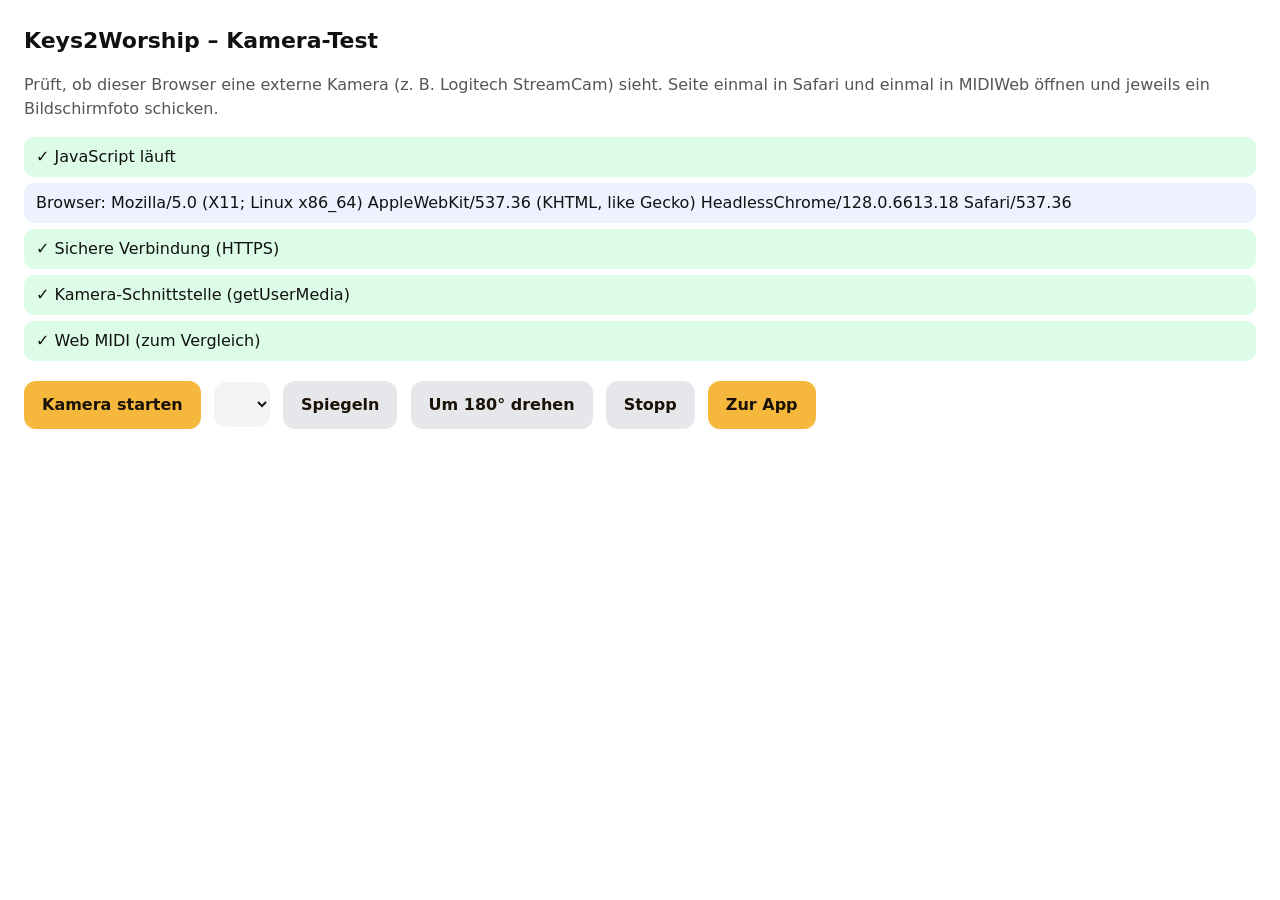
<file: kamera-test.html>
<!doctype html>
<html lang="de">
<head>
<meta charset="utf-8">
<meta name="viewport" content="width=device-width, initial-scale=1">
<title>Keys2Worship – Kamera-Test</title>
<style>
  body { margin: 0; padding: 24px; font: 16px/1.5 -apple-system, system-ui, sans-serif; background: #fff; color: #111; }
  h1 { font-size: 22px; margin: 0 0 4px; }
  .muted { color: #555; }
  ul { list-style: none; padding: 0; margin: 16px 0; }
  li { padding: 8px 12px; border-radius: 10px; margin-bottom: 6px; background: #f3f4f6; }
  li.ok { background: #dcfce7; } li.bad { background: #fee2e2; } li.info { background: #eef2ff; }
  button, a.btn, select { font: inherit; font-weight: 600; padding: 12px 18px; border-radius: 12px; border: 0; background: #f5b83d; color: #1a1206; margin: 4px 8px 4px 0; text-decoration: none; display: inline-block; }
  select { background: #f3f4f6; max-width: 100%; }
  button.sec { background: #e5e7eb; }
  #stage { margin-top: 12px; background: #111; border-radius: 14px; overflow: hidden; max-width: 960px; }
  video { display: block; width: 100%; height: auto; }
  video.mirror { transform: scaleX(-1); }
  video.flip { transform: rotate(180deg); }
  video.mirror.flip { transform: rotate(180deg) scaleX(-1); }
  #info { font-size: 14px; }
</style>
</head>
<body>
<h1>Keys2Worship – Kamera-Test</h1>
<p class="muted">Prüft, ob dieser Browser eine externe Kamera (z. B. Logitech StreamCam) sieht. Seite einmal in Safari und einmal in MIDIWeb öffnen und jeweils ein Bildschirmfoto schicken.</p>
<ul id="list"><li class="bad">JavaScript läuft nicht.</li></ul>
<p>
  <button id="startBtn" type="button">Kamera starten</button>
  <select id="camSel" hidden></select>
  <button id="mirrorBtn" class="sec" type="button" hidden>Spiegeln</button>
  <button id="flipBtn" class="sec" type="button" hidden>Um 180° drehen</button>
  <button id="stopBtn" class="sec" type="button" hidden>Stopp</button>
  <a class="btn" href="./">Zur App</a>
</p>
<div id="info" class="muted"></div>
<div id="stage" hidden><video id="video" playsinline autoplay muted></video></div>
<script>
  var list = document.getElementById('list');
  var sel = document.getElementById('camSel');
  var video = document.getElementById('video');
  var info = document.getElementById('info');
  var stream = null;
  var KEY = 'k2w-camera-id';
  list.innerHTML = '';
  function add(cls, text) { var li = document.createElement('li'); li.className = cls; li.textContent = text; list.appendChild(li); return li; }
  function check(name, ok, extra) { return add(ok ? 'ok' : 'bad', (ok ? '✓ ' : '✗ ') + name + (extra ? ' – ' + extra : '')); }
  function show(el, on) { el.hidden = !on; }

  add('ok', '✓ JavaScript läuft');
  add('info', 'Browser: ' + navigator.userAgent);
  check('Sichere Verbindung (HTTPS)', window.isSecureContext, window.isSecureContext ? '' : 'Kamera geht nur über https://');
  var hasMD = !!(navigator.mediaDevices && navigator.mediaDevices.getUserMedia);
  check('Kamera-Schnittstelle (getUserMedia)', hasMD, hasMD ? '' : 'fehlt – dieser Browser gibt Webseiten keinen Kamerazugriff');
  check('Web MIDI (zum Vergleich)', !!navigator.requestMIDIAccess, navigator.requestMIDIAccess ? '' : 'fehlt – in Safari normal');

  var camLine = null;
  function isExternal(label) {
    label = (label || '').toLowerCase();
    if (!label) return false;
    return !/(front|back|rück|vorder|ultra|tele|weitwinkel|wide|true ?depth|facetime|integriert|built-in)/.test(label);
  }

  function listCams() {
    return navigator.mediaDevices.enumerateDevices().then(function (devs) {
      var cams = devs.filter(function (d) { return d.kind === 'videoinput'; });
      sel.innerHTML = '';
      var ext = [];
      cams.forEach(function (c, i) {
        var o = document.createElement('option');
        o.value = c.deviceId;
        var label = c.label || ('Kamera ' + (i + 1));
        if (isExternal(c.label)) { ext.push(label); label += '  (extern)'; }
        o.textContent = label;
        sel.appendChild(o);
      });
      if (camLine) camLine.remove();
      camLine = check('Gefundene Kameras: ' + cams.length, cams.length > 0,
        cams.map(function (c, i) { return c.label || ('Kamera ' + (i + 1)); }).join(', ') || 'keine');
      if (ext.length) check('Externe Kamera erkannt', true, ext.join(', '));
      else if (cams.length) add('info', 'ℹ Keine externe Kamera erkannt. Kabel prüfen und Seite neu laden.');
      show(sel, cams.length > 0);
      return cams;
    });
  }

  function stop() {
    if (stream) stream.getTracks().forEach(function (t) { t.stop(); });
    stream = null;
    video.srcObject = null;
  }

  function start(deviceId) {
    stop();
    var c = { audio: false, video: deviceId
      ? { deviceId: { exact: deviceId }, width: { ideal: 1920 }, height: { ideal: 1080 } }
      : { width: { ideal: 1920 }, height: { ideal: 1080 } } };
    return navigator.mediaDevices.getUserMedia(c).then(function (s) {
      stream = s;
      video.srcObject = s;
      var t = s.getVideoTracks()[0];
      var st = t.getSettings ? t.getSettings() : {};
      info.textContent = 'Läuft: ' + (t.label || 'Kamera') + (st.width ? ' · ' + st.width + ' × ' + st.height : '') + (st.frameRate ? ' · ' + Math.round(st.frameRate) + ' fps' : '');
      if (st.deviceId) { sel.value = st.deviceId; try { localStorage.setItem(KEY, st.deviceId); } catch (e) {} }
      show(document.getElementById('stage'), true);
      ['mirrorBtn', 'flipBtn', 'stopBtn'].forEach(function (id) { show(document.getElementById(id), true); });
    });
  }

  function fail(e) {
    var n = e && e.name;
    var msg = n === 'NotAllowedError' ? 'Zugriff verweigert – in den iPad-Einstellungen Kamera für diesen Browser erlauben'
      : n === 'NotFoundError' ? 'keine Kamera gefunden'
      : n === 'NotReadableError' ? 'Kamera wird gerade von einer anderen App benutzt (z. B. FaceTime schließen)'
      : n === 'OverconstrainedError' ? 'gewählte Kamera nicht verfügbar'
      : String(e && e.message || e);
    check('Kamera starten', false, msg);
  }

  document.getElementById('startBtn').onclick = function () {
    if (!hasMD) { fail({ message: 'Keine Kamera-Schnittstelle in diesem Browser.' }); return; }
    // Erst Erlaubnis holen – vorher liefert iOS keine Kameranamen
    var saved = null; try { saved = localStorage.getItem(KEY); } catch (e) {}
    start(saved).catch(function () { return start(null); })
      .then(listCams)
      .then(function (cams) {
        // Externe Kamera automatisch wählen, wenn noch keine gespeichert ist
        if (!saved) {
          var ext = cams.filter(function (c) { return isExternal(c.label); })[0];
          if (ext) return start(ext.deviceId);
        }
      })
      .catch(fail);
  };
  sel.onchange = function () { start(sel.value).catch(fail); };
  document.getElementById('mirrorBtn').onclick = function () { video.classList.toggle('mirror'); };
  document.getElementById('flipBtn').onclick = function () { video.classList.toggle('flip'); };
  document.getElementById('stopBtn').onclick = function () { stop(); info.textContent = 'Gestoppt.'; show(document.getElementById('stage'), false); };
  if (hasMD && navigator.mediaDevices.addEventListener) {
    navigator.mediaDevices.addEventListener('devicechange', function () { add('info', 'ℹ Kamera an- oder abgesteckt.'); listCams(); });
  }
</script>
</body>
</html>
</file>
<file: css/app.css>
/* Keys2Worship – dunkle "Bühnenlicht"-Oberfläche, optimiert fürs iPad im Querformat */
:root {
  --bg: #0B1220;
  --surface: #131C2E;
  --line: #22304A;
  --line-2: #334155;
  --text: #E8EDF5;
  --text-2: #CBD5E1;
  --muted: #94A3B8;
  --accent: #F5B83D;
  --accent-ink: #1A1206;
  --accent-ink-2: #3D2C05;
  --ok: #4ADE80;
  --danger: #F87171;
  --radius: 18px;
  --chord: ui-rounded, "SF Pro Rounded", "Nunito", system-ui, sans-serif;
  --pad: max(20px, env(safe-area-inset-left));
  color-scheme: dark;
}
* { box-sizing: border-box; }
html, body { margin: 0; background: var(--bg); color: var(--text); }
body {
  font: 15px/1.45 -apple-system, BlinkMacSystemFont, "Inter", "Segoe UI", system-ui, sans-serif;
  -webkit-font-smoothing: antialiased;
  -webkit-tap-highlight-color: transparent;
  overscroll-behavior: none;
}
button, input, select { font: inherit; color: inherit; }
button { cursor: pointer; }
a { color: var(--accent); text-decoration: none; }
:focus-visible { outline: 3px solid var(--accent); outline-offset: 2px; }
.sr-only { position: absolute; width: 1px; height: 1px; overflow: hidden; clip: rect(0 0 0 0); white-space: nowrap; }
.chord-font { font-family: var(--chord); font-weight: 700; letter-spacing: -0.01em; }
.muted { color: var(--muted); }
.small { font-size: 13px; }
.tiny { font-size: 11px; }
.strong { color: var(--text-2); font-weight: 600; }
.ok { color: var(--ok); }
.accent-text { color: var(--accent); }
.row-gap { display: flex; align-items: center; gap: 10px; }
.wrap { flex-wrap: wrap; }
.eyebrow { display: inline-flex; align-items: center; gap: 6px; font-size: 12px; font-weight: 700; letter-spacing: .06em; text-transform: uppercase; color: var(--muted); }
.eyebrow.accent { color: var(--accent); }
.eyebrow.dark { color: var(--accent-ink-2); }

/* Buttons */
.btn { display: inline-flex; align-items: center; justify-content: center; gap: 8px; min-height: 44px; padding: 0 16px; border-radius: 12px; border: 1px solid var(--line); background: var(--surface); color: var(--text); font-weight: 600; white-space: nowrap; }
.btn.primary { background: var(--accent); border-color: var(--accent); color: var(--accent-ink); }
.btn.dark { background: var(--accent-ink); border-color: var(--accent-ink); color: var(--accent); }
.btn.big { min-height: 52px; padding: 0 22px; font-size: 16px; }
.btn.ghost { background: transparent; }
.btn.danger { color: var(--danger); }
.btn.wide { width: 100%; }
.icon-btn { display: inline-flex; align-items: center; justify-content: center; width: 44px; height: 44px; border-radius: 12px; border: 1px solid var(--line); background: var(--surface); font-size: 22px; font-weight: 600; flex: none; }
.icon-btn.small { width: 40px; height: 40px; font-size: 20px; }
.icon-btn.tall { height: 60px; width: 48px; }
.back { display: inline-flex; align-items: center; gap: 6px; min-height: 44px; font-weight: 600; }
.play { width: 60px; height: 60px; border-radius: 50%; border: 0; background: var(--accent); color: var(--accent-ink); display: inline-flex; align-items: center; justify-content: center; flex: none; }

/* Segmentierte Auswahl */
.seg { display: inline-flex; gap: 3px; padding: 4px; border-radius: 14px; background: var(--surface); border: 1px solid var(--line); flex-wrap: wrap; }
.seg button { min-height: 38px; padding: 0 14px; border: 0; border-radius: 10px; background: transparent; color: var(--text-2); font-weight: 600; font-size: 14px; }
.seg button[aria-pressed="true"] { background: var(--accent); color: var(--accent-ink); }
.seg.small button { min-height: 34px; padding: 0 10px; font-size: 13px; }

/* Seitenlayout */
.page { max-width: 1180px; margin: 0 auto; padding: max(24px, env(safe-area-inset-top)) var(--pad) 48px; display: flex; flex-direction: column; gap: 18px; }
.topbar { display: flex; justify-content: space-between; align-items: center; gap: 16px; flex-wrap: wrap; }
.h1 { margin: 0; font-size: 28px; font-weight: 750; letter-spacing: -0.02em; }
.h2 { margin: 6px 0 0; font-size: 18px; }
.h2-row { display: flex; justify-content: space-between; align-items: center; }
.card { background: var(--surface); border: 1px solid var(--line); border-radius: var(--radius); padding: 16px 20px; }
.card.dashed { border-style: dashed; border-color: var(--line-2); }
.hero { background: var(--accent); color: var(--accent-ink); border-radius: 20px; padding: 22px 26px; display: flex; justify-content: space-between; align-items: center; gap: 16px; flex-wrap: wrap; }
.hero-title { margin: 4px 0; font-size: 28px; }
.hero-sub { margin: 0; color: var(--accent-ink-2); }
.tiles { display: grid; grid-template-columns: repeat(auto-fill, minmax(220px, 1fr)); gap: 12px; }
.tile { background: var(--surface); border: 1px solid var(--line); border-radius: var(--radius); padding: 16px; color: var(--text); display: flex; flex-direction: column; gap: 4px; }
.tile-title { font-size: 24px; }
.list { list-style: none; margin: 0; padding: 0; display: flex; flex-direction: column; gap: 8px; }
.list-item { display: flex; justify-content: space-between; align-items: center; gap: 12px; padding: 10px 12px 10px 18px; background: var(--surface); border: 1px solid var(--line); border-radius: 14px; flex-wrap: wrap; }
.list-item > div:first-child { display: flex; flex-direction: column; }
.li-title { font-weight: 600; font-size: 16px; }

/* Editor */
.editor { display: grid; grid-template-columns: minmax(280px, 360px) 1fr; gap: 16px; align-items: start; }
.form { display: flex; flex-direction: column; gap: 18px; }
.field { display: flex; flex-direction: column; gap: 8px; }
.field > span:first-child { font-size: 13px; font-weight: 600; color: var(--text-2); }
.input { height: 48px; padding: 0 14px; border-radius: 12px; border: 1px solid var(--line-2); background: var(--bg); color: var(--text); font-size: 16px; width: 100%; }
.input.center { text-align: center; font-size: 20px; }
.small-input { height: 40px; font-weight: 700; max-width: 240px; }
.stepper { display: flex; gap: 8px; align-items: center; }
.sections { display: flex; flex-direction: column; gap: 12px; }
.section { display: flex; flex-direction: column; gap: 10px; }
.section-head { display: flex; justify-content: space-between; gap: 8px; }
.chips { display: flex; flex-wrap: wrap; gap: 6px; min-height: 28px; }
.chip { padding: 3px 10px; border-radius: 8px; background: var(--bg); border: 1px solid var(--line-2); font-family: var(--chord); font-weight: 700; }
.chip.bad { border-color: var(--danger); color: var(--danger); }
code { background: var(--bg); padding: 1px 6px; border-radius: 6px; }

/* Übungsansicht */
.practice { height: 100dvh; display: flex; flex-direction: column; gap: 10px; padding: max(12px, env(safe-area-inset-top)) var(--pad) max(12px, env(safe-area-inset-bottom)); overflow: hidden; }
.p-top { display: flex; justify-content: space-between; align-items: center; gap: 12px; flex-wrap: wrap; }
.p-title { display: flex; flex-direction: column; }
.p-title strong { font-size: 18px; }
.strip { display: flex; gap: 10px; align-items: center; }
.strip-scroll { flex: 1; display: flex; gap: 10px; overflow-x: auto; scroll-snap-type: x proximity; padding: 2px; scrollbar-width: none; }
.strip-scroll::-webkit-scrollbar { display: none; }
.chord-card { flex: 0 0 auto; min-width: 140px; height: 60px; border-radius: 14px; border: 2px solid var(--line); background: var(--surface); display: flex; align-items: center; justify-content: space-between; gap: 12px; padding: 0 16px; text-align: left; scroll-snap-align: center; }
.cc-name { font-size: 28px; }
.cc-meta { display: flex; flex-direction: column; align-items: flex-end; }
.cc-tag { font-size: 11px; font-weight: 700; letter-spacing: .05em; text-transform: uppercase; color: var(--muted); }
.cc-inv { font-size: 12px; color: var(--muted); }
.chord-card.cur { background: var(--accent); border-color: var(--accent); color: var(--accent-ink); }
.chord-card.cur .cc-tag, .chord-card.cur .cc-inv { color: var(--accent-ink-2); }
.chord-card.nxt { border-style: dashed; border-color: var(--accent); }
.p-mid { display: grid; grid-template-columns: minmax(240px, 300px) 1fr minmax(290px, 330px); gap: 12px; }
.now { display: flex; align-items: center; gap: 16px; }
.now-col { display: flex; flex-direction: column; }
.now-name { font-size: 50px; line-height: 1; }
.next-name { font-size: 32px; line-height: 1; color: var(--text-2); }
.moves { display: flex; flex-direction: column; gap: 8px; }
.moves-head { display: flex; justify-content: space-between; gap: 10px; flex-wrap: wrap; }
.mv { display: flex; align-items: center; gap: 12px; font-size: 14px; }
.mv-t { font-weight: 600; min-width: 200px; }
.dot { width: 26px; height: 26px; border-radius: 50%; display: inline-flex; align-items: center; justify-content: center; color: var(--bg); font-weight: 700; font-size: 14px; flex: none; }
.dot.solid { width: 16px; height: 16px; background: var(--text); }
.dot.dashed { width: 16px; height: 16px; border: 2px dashed var(--text); }
.dot.lh { width: 18px; height: 18px; background: #475569; color: #fff; font-size: 10px; }
.metro { display: flex; flex-direction: column; gap: 10px; justify-content: space-between; }
.metro-row { display: flex; align-items: center; justify-content: space-between; gap: 8px; }
.beats { display: flex; align-items: center; gap: 12px; height: 28px; }
.beat { width: 18px; height: 18px; border-radius: 50%; background: var(--line); transition: background-color 60ms; }
.beat.big { width: 24px; height: 24px; }
.beat.on { background: var(--text); }
.beat.on.accent { background: var(--accent); }
.bpm { display: flex; flex-direction: column; align-items: center; min-width: 52px; }
.bpm span:first-child { font-size: 26px; line-height: 1; }
.warn { margin: 0; color: var(--danger); font-size: 13px; }
.legend { display: flex; justify-content: space-between; gap: 12px; flex-wrap: wrap; font-size: 13px; color: var(--text-2); }
.lg { display: inline-flex; align-items: center; gap: 6px; }
.legend .dot { width: 20px; height: 20px; font-size: 11px; }

/* Klaviatur */
.kb-area { flex: 1; min-height: 210px; display: flex; flex-direction: column; gap: 6px; }
.kb-tools { display: flex; justify-content: space-between; align-items: center; gap: 10px; flex-wrap: wrap; }
.zoom { display: flex; align-items: center; gap: 6px; }
.zoom-label { min-width: 104px; min-height: 40px; font-variant-numeric: tabular-nums; }
.zoom-label.real { color: var(--accent); border-color: var(--accent); }
.kb-wrap { flex: 1; min-height: 170px; display: flex; flex-direction: column; }
.kb { position: relative; display: flex; flex-direction: column; }
.kb-viewport { position: relative; flex: 1; display: flex; overflow: hidden; touch-action: none; }
.kb-track { position: relative; flex: none; display: flex; flex-direction: column; will-change: transform; }
.kb-arrows { position: relative; height: 48px; flex: none; }
.kb-keys { position: relative; flex: 1; min-height: 120px; overflow: hidden; border-radius: 0 0 12px 12px; box-shadow: 0 -6px 0 #1E293B; background: var(--bg); touch-action: manipulation; user-select: none; -webkit-user-select: none; }
.key { position: absolute; top: 0; margin: 0; padding: 0; border: 0; touch-action: manipulation; }
.key.white { background: #F8FAFC; border-radius: 0 0 8px 8px; display: flex; align-items: flex-end; justify-content: center; padding-bottom: 6px; font-size: 11px; font-weight: 600; color: #475569; z-index: 1; }
.key.black { background: #111827; border-radius: 0 0 6px 6px; box-shadow: inset 0 -6px 0 rgba(0,0,0,.35); z-index: 2; }
.key.down { filter: brightness(.8); }
.kb-overlay { position: absolute; inset: 0; pointer-events: none; z-index: 3; }
.kb-layer { position: absolute; inset: 0; }
.kb-marker { position: absolute; left: 0; top: 0; width: var(--marker, 34px); height: var(--marker, 34px); border-radius: 50%; border: 3px solid; display: flex; align-items: center; justify-content: center; font-weight: 800; font-size: calc(var(--marker, 34px) * 0.5); will-change: transform; }
.kb-marker.ghost { background: #fff; border-style: dashed; transition: opacity .2s; }
.kb-pill { position: absolute; left: 0; top: 0; width: 48px; height: 18px; border-radius: 9px; background: var(--bg); color: var(--accent); font-size: 11px; font-weight: 700; display: flex; align-items: center; justify-content: center; }
.kb-arrow { position: absolute; height: 3px; border-radius: 2px; }
.kb-arrowhead { position: absolute; width: 0; height: 0; border-top: 7px solid transparent; border-bottom: 7px solid transparent; }
.kb-arrowhead.right { border-left: 12px solid currentColor; }
.kb-arrowhead.left { border-right: 12px solid currentColor; }
.kb-chip { position: absolute; width: 20px; height: 20px; border-radius: 50%; color: var(--bg); font-size: 12px; font-weight: 700; display: flex; align-items: center; justify-content: center; }
.calib { display: flex; flex-direction: column; gap: 8px; }
.calib-bar { height: 24px; border-radius: 6px; background: repeating-linear-gradient(90deg, var(--accent) 0 10%, #FFD27A 10% 20%); max-width: 100%; }

/* Bibliothek */
.lib-head { display: flex; align-items: baseline; gap: 16px; flex-wrap: wrap; }
.lib-name { font-size: 60px; line-height: 1; }
.lib-grid { display: grid; grid-template-columns: repeat(auto-fit, minmax(300px, 1fr)); gap: 14px; }
.lib-card { display: flex; flex-direction: column; gap: 12px; }
.lib-row { display: flex; justify-content: space-between; align-items: center; gap: 8px; }
.mini-kb { height: 130px; }
.mini-kb .kb-keys { min-height: 120px; }
.seg.roots button { min-width: 48px; font-family: var(--chord); font-size: 16px; }

/* Einstellungen & Auswahl-Blätter (wie Ambientpad: Blatt von unten, Menü mit Unterseiten) */
dialog.sheet-dlg { border: 0; padding: 0; margin: auto auto 0; width: min(640px, 100vw); max-width: 100vw; max-height: calc(100dvh - env(safe-area-inset-top) - 24px); background: transparent; color: var(--text); overflow: visible; }
@media (min-width: 760px) { dialog.sheet-dlg { margin: auto; } dialog.sheet-dlg .sheet { border-radius: 20px; } }
dialog.sheet-dlg::backdrop { background: rgba(0,0,0,.5); }
.sheet { background: #151C2B; border-radius: 16px 16px 0 0; padding: 8px 16px calc(env(safe-area-inset-bottom) + 20px); display: flex; flex-direction: column; gap: 14px; max-height: calc(100dvh - env(safe-area-inset-top) - 24px); overflow-y: auto; overscroll-behavior: contain; border: 1px solid var(--line); }
.sheet::before { content: ""; align-self: center; flex: none; width: 36px; height: 5px; border-radius: 3px; background: var(--line-2); margin-bottom: 2px; }
.sheet-head { display: grid; grid-template-columns: 1fr auto 1fr; align-items: center; gap: 8px; }
.sheet-head h2 { margin: 0; font-size: 17px; font-weight: 700; text-align: center; white-space: nowrap; }
.sheet-head > :last-child { justify-self: end; }
.linkbtn { border: 0; background: none; color: var(--accent); font-size: 16px; min-height: 44px; padding: 0 4px; justify-self: start; }
.linkbtn.strong { font-weight: 700; }
.spage { display: flex; flex-direction: column; gap: 14px; }
.spage p { margin: 0; color: var(--text-2); }
.menu, .group { background: var(--surface); border: 1px solid var(--line); border-radius: 14px; }
.group { padding: 14px; display: flex; flex-direction: column; gap: 12px; }
.mrow { appearance: none; border: 0; background: none; color: var(--text); font: inherit; width: 100%; display: flex; align-items: center; gap: 14px; padding: 10px 16px; min-height: 58px; text-align: left; position: relative; text-decoration: none; }
.mrow + .mrow::before { content: ""; position: absolute; top: 0; left: 64px; right: 0; height: 1px; background: var(--line); }
.mrow:active { background: #1B2436; }
.mrow .mi { width: 34px; height: 34px; border-radius: 9px; background: #22304A; display: flex; align-items: center; justify-content: center; font-size: 17px; flex: none; font-weight: 700; }
.mrow .mt { flex: 1; min-width: 0; display: flex; flex-direction: column; }
.mrow .mt b { font-size: 16px; font-weight: 600; }
.mrow .mt small { color: var(--muted); font-size: 13px; }
.mrow .mc { color: var(--muted); font-size: 22px; }
.mrow.feature { border-radius: 14px; min-height: 68px; background: linear-gradient(135deg, #F5B83D, #F08C2A); color: var(--accent-ink); box-shadow: 0 8px 22px rgba(245,160,40,.3); }
.mrow.feature .mi { width: 40px; height: 40px; border-radius: 10px; background: rgba(255,255,255,.92); }
.mrow.feature .mt small, .mrow.feature .mc { color: rgba(26,18,6,.75); }
.field-label { font-size: 13px; font-weight: 600; color: var(--text-2); }
.trow { display: flex; align-items: center; gap: 12px; padding: 6px 2px; cursor: pointer; }
.trow input { width: 22px; height: 22px; accent-color: var(--accent); flex: none; }
.trow span { display: flex; flex-direction: column; }
.trow small { color: var(--muted); font-size: 13px; }
details summary { color: var(--muted); cursor: pointer; padding: 6px 0; }
.sheet input[type=range] { width: 100%; accent-color: var(--accent); }
.sheet .seg { align-self: flex-start; }
.pick-list { display: flex; flex-direction: column; gap: 8px; }
.pick { display: flex; align-items: center; justify-content: space-between; gap: 12px; width: 100%; text-align: left; padding: 12px 14px; border-radius: 12px; border: 1px solid var(--line); background: var(--surface); color: var(--text); min-height: 56px; flex-wrap: wrap; }
.pick > span:first-child { display: flex; flex-direction: column; min-width: 0; flex: 1; }
.pick small { color: var(--muted); font-size: 13px; }
.pick em { color: #FCA5A5; font-style: normal; }
.pick.back { min-height: 44px; color: var(--accent); }
.pick .mc { color: var(--muted); font-size: 22px; }
.calib { display: flex; flex-direction: column; gap: 8px; }
.calib-bar { height: 24px; border-radius: 6px; background: repeating-linear-gradient(90deg, var(--accent) 0 10%, #FFD27A 10% 20%); max-width: 100%; }
#toast { position: fixed; left: 50%; bottom: calc(env(safe-area-inset-bottom) + 24px); transform: translate(-50%, 20px); background: #F8FAFC; color: #0B1220; padding: 12px 18px; border-radius: 999px; font-weight: 600; font-size: 15px; box-shadow: 0 10px 30px rgba(0,0,0,.4); opacity: 0; pointer-events: none; transition: opacity .25s, transform .25s; z-index: 100; max-width: 90vw; text-align: center; }
#toast.on { opacity: 1; transform: translate(-50%, 0); }
.tag { display: inline-block; font-size: 11px; font-weight: 700; padding: 1px 7px; border-radius: 999px; background: #22304A; color: var(--text-2); vertical-align: 2px; margin-left: 4px; }
.num { display: inline-flex; width: 24px; height: 24px; border-radius: 50%; background: #22304A; color: var(--text-2); font-size: 12px; font-weight: 700; align-items: center; justify-content: center; margin-right: 10px; vertical-align: 1px; }
.warn-text { color: #FCA5A5; }
.setlist { padding: 0; }
.sl-nav { display: flex; align-items: center; gap: 6px; margin-left: 6px; }
.pco-card { display: flex; flex-direction: column; gap: 12px; }

/* Kleinere Bildschirme */
@media (max-width: 1000px) {
  .p-mid { grid-template-columns: 1fr minmax(280px, 330px); }
  .p-mid .moves { display: none; }
  .editor { grid-template-columns: 1fr; }
}
@media (max-width: 700px) {
  .hide-narrow { display: none; }
  .p-mid { grid-template-columns: 1fr; }
}
/* iPhone quer und andere niedrige Bildschirme */
@media (max-height: 560px) {
  .practice { gap: 8px; padding-top: max(8px, env(safe-area-inset-top)); }
  .hide-short, .p-mid .moves, .p-mid .now, .p-title span, .back span { display: none; }
  .p-top { flex-wrap: nowrap; }
  .p-top > .row-gap:first-child { flex: none; }
  .p-top > .row-gap.wrap { flex-wrap: nowrap; overflow-x: auto; scrollbar-width: none; }
  .p-top > .row-gap.wrap::-webkit-scrollbar { display: none; }
  .p-title strong { font-size: 15px; white-space: nowrap; }
  .seg { flex-wrap: nowrap; flex: none; }
  .seg button { min-height: 34px; padding: 0 10px; font-size: 13px; white-space: nowrap; }
  .chord-card { height: 50px; min-width: 104px; padding: 0 12px; }
  .cc-name { font-size: 24px; }
  .cc-inv { display: none; }
  .icon-btn.tall { height: 50px; width: 44px; }
  .p-mid { display: flex; }
  .metro { flex: 1; flex-direction: row; align-items: center; padding: 6px 12px; gap: 14px; }
  .metro .eyebrow { display: none; }
  .play { width: 46px; height: 46px; }
  .bpm span:first-child { font-size: 22px; }
  .kb-arrows { height: 44px; }
  .kb-area { min-height: 170px; gap: 4px; }
  .kb-wrap { min-height: 140px; }
  .kb-keys { min-height: 100px; }
  .kb-tools .seg button, .kb-tools .icon-btn.small { min-height: 32px; height: 32px; }
  .zoom-label { min-height: 32px; }
}

/* ================= Start-Bildschirm (wie Ambientpad) ================= */
#unlock { position: fixed; inset: 0; z-index: 50; background: #000; display: flex; flex-direction: column; align-items: center; justify-content: center; gap: 16px; padding: 24px; text-align: center; overflow: hidden; isolation: isolate; }
#unlock.hidden { display: none; }
#unlock > *:not(.nebel) { position: relative; z-index: 1; }
#unlock .nebel { position: absolute; inset: 0; width: 100%; height: 100%; z-index: 0; background: #000; pointer-events: none; display: block; }
#charaLogo { position: absolute !important; left: 50%; top: 21%; transform: translate(-50%, -50%); width: clamp(44px, 12vw, 64px); height: auto; opacity: .95; filter: drop-shadow(0 2px 10px rgba(0,0,0,.25)); animation: logoIn 1.2s ease-out both; }
@keyframes logoIn { from { opacity: 0; transform: translate(-50%, -40%); } to { opacity: .95; transform: translate(-50%, -50%); } }
#unlock .hello { width: min(86vw, 560px); height: auto; overflow: visible; margin-bottom: 10px; filter: drop-shadow(0 2px 14px rgba(0,0,0,.35)); }
#unlock .hello .g { fill: #fff; fill-opacity: 0; stroke: #fff; stroke-width: 6; stroke-linecap: round; stroke-linejoin: round; }
#unlockBtn { border-radius: 999px; min-height: 56px; padding: 14px 34px; font-size: 20px; gap: 10px; background: var(--accent); border-color: var(--accent); color: var(--accent-ink); box-shadow: 0 6px 30px rgba(245,184,61,.35); }
#unlock p { margin: 0; max-width: 440px; color: rgba(255,255,255,.8); }
#unlock .small-hint { font-size: 13px; color: rgba(255,255,255,.6); }
#unlockHint:empty { display: none; }
#unlockHint { color: #FFD27A; font-weight: 600; }
#unlockVersion { position: absolute !important; left: 0; right: 0; bottom: calc(env(safe-area-inset-bottom) + 14px); font-size: 12px; letter-spacing: .02em; color: rgba(255,255,255,.55); }
@media (prefers-reduced-motion: reduce) { #unlock .hello .g { fill-opacity: 1; stroke-opacity: 0; } #charaLogo { animation: none; } }
.app-footer { text-align: center; font-size: 12px; color: var(--muted); padding-top: 8px; }

/* Kompaktere Info-Karten über der Klaviatur */
.p-mid .card { padding: 12px 16px; }
.moves { gap: 5px; }
.metro { gap: 8px; }
.play { width: 54px; height: 54px; }
.legend { font-size: 12px; }

/* Klick an/aus */
.click-btn { display: inline-flex; align-items: center; gap: 5px; min-height: 32px; padding: 0 10px; border-radius: 999px; border: 1px solid var(--line); background: var(--bg); color: var(--text-2); font-size: 12px; font-weight: 600; margin-left: auto; margin-right: 8px; }
.click-btn.off { color: #FCA5A5; border-color: #7F1D1D; }

/* Schwarze Tasten anpassen */
.small-btn { min-height: 40px; padding: 0 12px; font-size: 14px; }
.bk-tools .btn[aria-pressed="true"] { background: var(--accent); color: var(--accent-ink); border-color: var(--accent); }
.bk-extra { display: inline-flex; gap: 6px; }
.bk-extra[hidden] { display: none; }
.bk-handle { position: absolute; left: 0; height: 44px; z-index: 6; cursor: ns-resize; touch-action: none; display: flex; align-items: center; }
.bk-handle::before { content: ""; position: absolute; left: 0; right: 0; top: 21px; height: 3px; background: var(--accent); box-shadow: 0 0 0 1px rgba(0,0,0,.4), 0 0 12px rgba(245,184,61,.7); }
.bk-grip { position: relative; width: 80px; height: 26px; border-radius: 13px; background: var(--accent); box-shadow: 0 4px 12px rgba(0,0,0,.4); z-index: 1; }
.bk-grip::after { content: "⇕"; display: flex; align-items: center; justify-content: center; height: 100%; color: var(--accent-ink); font-weight: 800; }
.kb.bk-edit .key { pointer-events: none; }

/* MIDI-Keyboard */
.midi-tools[hidden] { display: none; }
.midi-chip { font-size: 13px; color: var(--ok); font-weight: 600; max-width: 220px; white-space: nowrap; overflow: hidden; text-overflow: ellipsis; }
#waitBtn[aria-pressed="true"] { background: var(--ok); color: #052e16; border-color: var(--ok); }
.ok-text { color: var(--ok) !important; }
.key.held::after { content: ""; position: absolute; left: 12%; right: 12%; bottom: 10px; height: 18%; max-height: 40px; border-radius: 8px; background: #94A3B8; opacity: .95; pointer-events: none; }
.key.black.held::after { bottom: 8px; height: 22%; }
.key.held.ok::after { background: #22C55E; box-shadow: 0 0 14px rgba(34,197,94,.7); }
.key.held.bad::after { background: #EF4444; box-shadow: 0 0 14px rgba(239,68,68,.7); }

/* MIDI-Hinweis auf der Startseite */
.midi-card { display: flex; gap: 14px; align-items: flex-start; padding: 14px 18px; border-radius: var(--radius); background: var(--surface); border: 1px solid var(--line); }
.midi-card > span { font-size: 26px; line-height: 1.2; }
.midi-card > p, .midi-card > div { flex: 1; margin: 0; display: flex; flex-direction: column; gap: 10px; }
.midi-card > div p { margin: 0; }
.midi-card.ok { border-color: rgba(74,222,128,.5); background: rgba(34,197,94,.08); }
.midi-card.hint { border-color: rgba(245,184,61,.5); }

#bootError { position: fixed; inset: 0; z-index: 9999; background: #fff; color: #111; padding: 32px 24px; font: 16px/1.5 -apple-system, system-ui, sans-serif; overflow: auto; }
#bootError pre { white-space: pre-wrap; word-break: break-all; background: #f3f4f6; padding: 12px; border-radius: 10px; font-size: 12px; }
#bootError a { color: #b45309; font-weight: 600; }

/* Kamera / AR-Modus */
.cam-wrap { flex: 1; min-height: 200px; display: flex; flex-direction: column; }
.cam-wrap[hidden] { display: none; }
.cam { position: relative; }
.cam-stage { position: relative; flex: 1; min-height: 200px; border-radius: 16px; overflow: hidden; background: #000; border: 1px solid var(--line); touch-action: none; user-select: none; -webkit-user-select: none; }
.cam-video { position: absolute; inset: 0; width: 100%; height: 100%; object-fit: contain; }
.cam-overlay { position: absolute; inset: 0; pointer-events: none; }
.cam-badge { position: absolute; left: 12px; top: 12px; display: flex; align-items: center; gap: 8px; padding: 6px 12px; border-radius: 999px; background: rgba(11,18,32,.82); font-size: 13px; font-weight: 600; max-width: 60%; white-space: nowrap; overflow: hidden; text-overflow: ellipsis; z-index: 3; }
.cam-dot { width: 9px; height: 9px; border-radius: 50%; background: var(--muted); flex: none; }
.cam-badge.live .cam-dot { background: #F87171; }
.cam-msg { position: absolute; inset: 0; display: flex; flex-direction: column; align-items: center; justify-content: center; gap: 14px; padding: 24px; text-align: center; background: rgba(11,18,32,.9); z-index: 4; }
.cam-msg[hidden] { display: none; }
.cam-msg p { max-width: 520px; margin: 0; }
.cam-out { position: absolute; left: 12px; right: 12px; bottom: 12px; padding: 8px 12px; border-radius: 12px; background: rgba(127,29,29,.88); color: #FEE2E2; font-size: 13px; font-weight: 600; z-index: 3; }
.cam-calib { position: absolute; inset: 0; z-index: 5; }
.cam-calib[hidden] { display: none; }
.cam-handle { position: absolute; left: 0; top: 0; width: 44px; height: 44px; border-radius: 50%; border: 0; padding: 0; background: var(--accent); box-shadow: 0 0 0 6px rgba(245,184,61,.3); display: flex; align-items: center; justify-content: center; touch-action: none; cursor: grab; }
.cam-handle span { width: 12px; height: 12px; border-radius: 50%; background: var(--accent-ink); }
.cam-handle.drag { box-shadow: 0 0 0 12px rgba(245,184,61,.35); }
.cam-panel { position: absolute; right: 12px; top: 12px; width: min(340px, calc(100% - 24px)); display: flex; flex-direction: column; gap: 10px; padding: 14px 16px; border-radius: 16px; background: rgba(19,28,46,.95); border: 2px solid var(--accent); }
.cam-panel .row-gap { justify-content: flex-end; }
.cam-range { display: grid; grid-template-columns: auto auto 1fr auto; align-items: center; gap: 6px 8px; }
.cam-note { text-align: center; font-family: var(--chord); font-size: 18px; }
.cam-tools { display: inline-flex; gap: 8px; align-items: center; }
.cam-tools[hidden] { display: none; }
.practice.cam-on .legend { display: none; }
.practice.cam-on .kb-wrap.kb-mini { flex: 0 0 150px; min-height: 120px; }
.practice.cam-on .kb-wrap:not(.kb-mini), .practice.cam-on.no-kb .zoom, .practice.cam-on.no-kb .bk-tools { display: none; }
.trow input[type="range"] { width: 100%; }
.cam-panel[data-pos="tl"] { right: auto; left: 12px; top: 52px; }
.cam-panel[data-pos="br"] { top: auto; bottom: 12px; }
.cam-panel[data-pos="bl"] { top: auto; bottom: 12px; right: auto; left: 12px; }
.cam-panel[data-pos="tc"] { right: auto; left: 50%; transform: translateX(-50%); }
.cam-panel[data-pos="bc"] { right: auto; left: 50%; top: auto; bottom: 12px; transform: translateX(-50%); }
</file>
